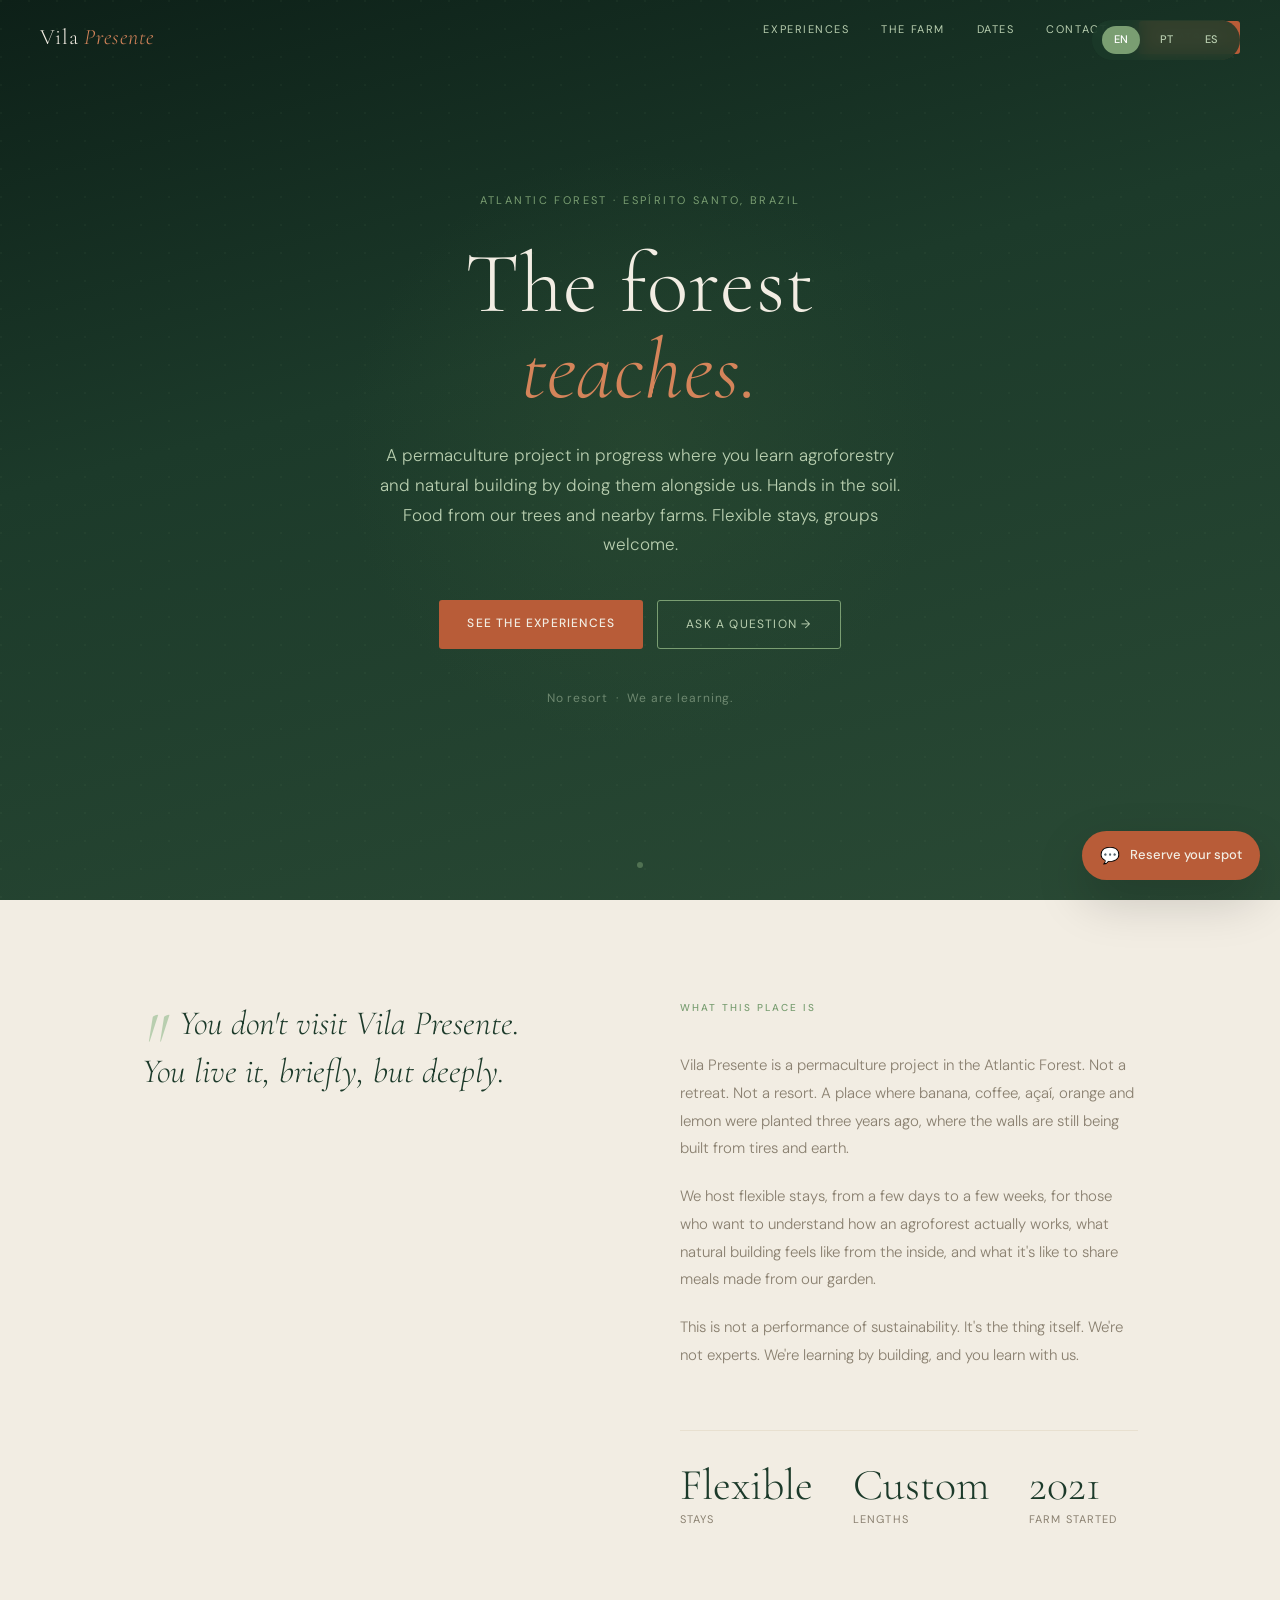
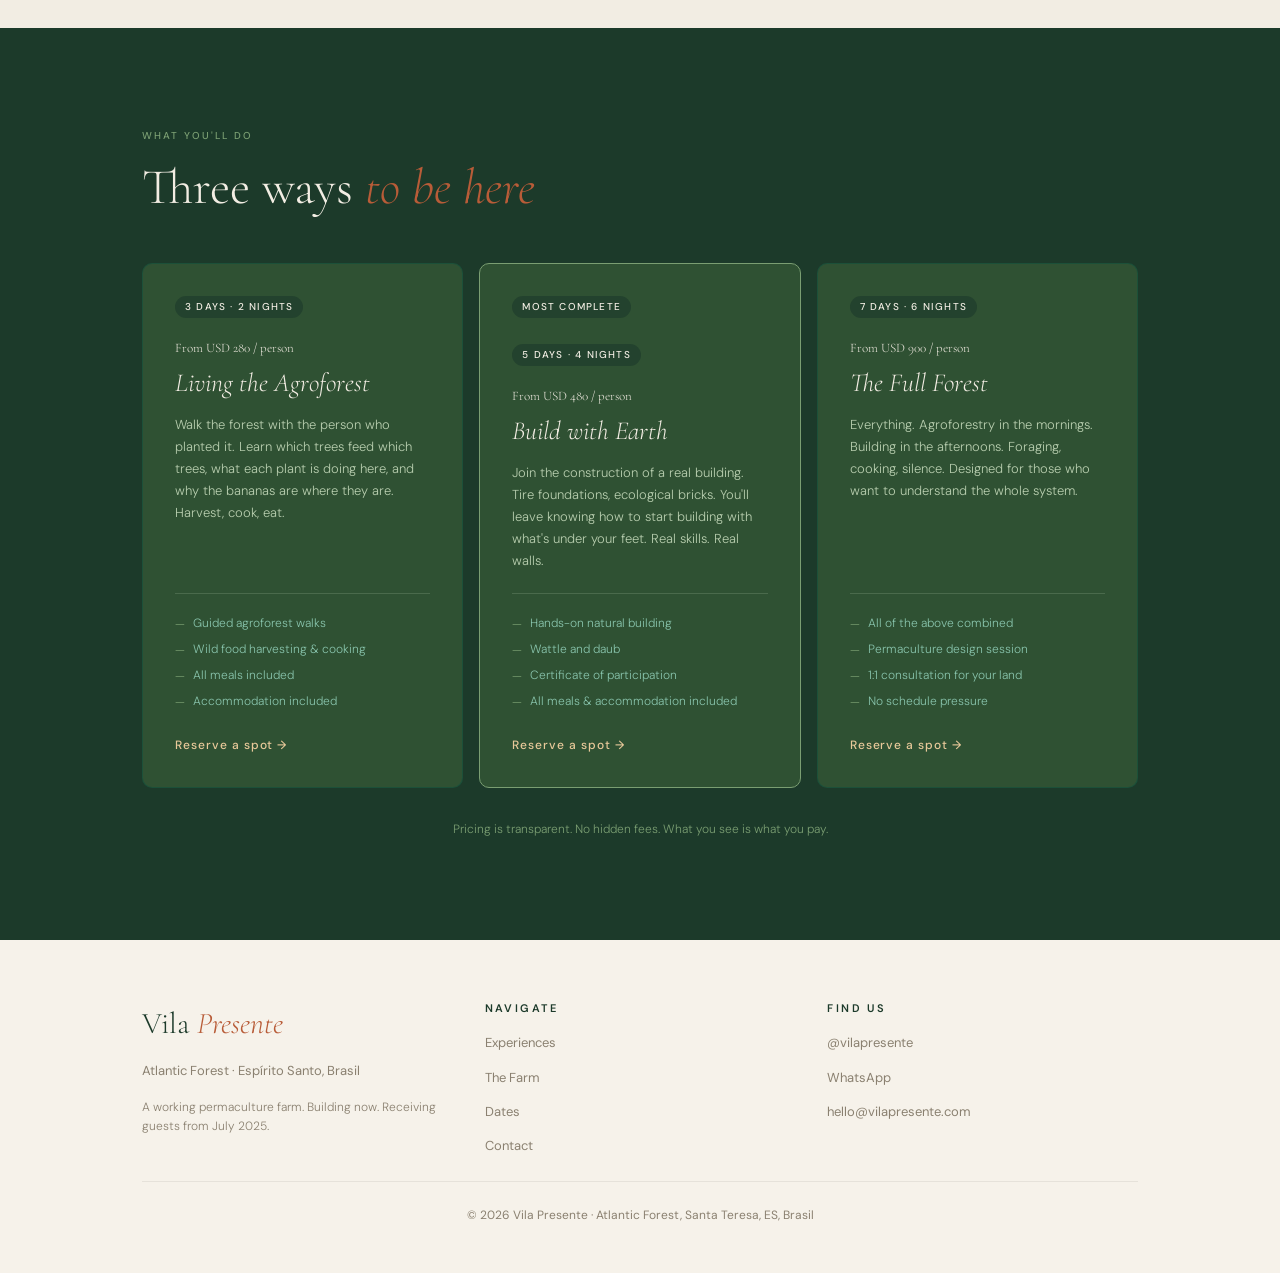
<file: index.html>
<!DOCTYPE html>
<html lang="en">
<head>
    <meta charset="UTF-8">
    <meta name="viewport" content="width=device-width, initial-scale=1.0, maximum-scale=1.0, user-scalable=no">
    <title>Vila Presente - Agroforestry & Natural Building · Atlantic Forest, Brazil</title>
    <meta name="description" content="A working permaculture farm in Brazil's Atlantic Forest. 5 to 7-day immersions in agroforestry, natural building, and wild food. Maximum 8 people. Real experience, not a retreat.">
    
    <!-- CSS -->
    <link rel="stylesheet" href="css/style.css">
    
    <!-- Fonts -->
    <link rel="preconnect" href="https://fonts.googleapis.com">
    <link rel="preconnect" href="https://fonts.gstatic.com" crossorigin>
    <link href="https://fonts.googleapis.com/css2?family=Cormorant+Garamond:ital,wght@0,300;0,400;0,500;1,300;1,400&family=DM+Sans:wght@300;400;500&display=swap" rel="stylesheet">
</head>
<body>

    <!-- LANGUAGE SWITCHER -->
    <div class="lang-switch">
        <a href="index.html" class="active">EN</a>
        <a href="index-pt.html">PT</a>
        <a href="index-es.html">ES</a>
    </div>

    <!-- NAV -->
    <nav id="nav">
        <a href="#" class="nav-logo">Vila <em>Presente</em></a>
        <div class="nav-links">
            <a href="#experiences">Experiences</a>
            <a href="#farm">The Farm</a>
            <a href="#dates">Dates</a>
            <a href="#waitlist">Contact</a>
            <a href="https://wa.me/5527999580297" class="nav-cta" target="_blank">WhatsApp</a>
        </div>
        <div class="hamburger">
            <span></span><span></span><span></span>
        </div>
    </nav>

    <!-- HERO -->
    <section class="hero">
        <div class="hero-bg"></div>
        <div class="hero-texture"></div>
        <div class="hero-glow"></div>
        <div class="hero-content">
            <span class="hero-eyebrow">Atlantic Forest · Espírito Santo, Brazil</span>
            <h1>The forest<br><em>teaches.</em></h1>
            <p class="hero-sub">A permaculture project in progress where you learn agroforestry and natural building by doing them alongside us. Hands in the soil. Food from our trees and nearby farms. Flexible stays, groups welcome.</p>
            <div class="hero-ctas">
                <a href="#experiences" class="btn-primary">See the experiences</a>
                <a href="https://wa.me/5527999580297" class="btn-ghost" target="_blank">Ask a question →</a>
            </div>
            <p class="hero-meta">No resort &nbsp;·&nbsp; We are learning.</p>
        </div>
        <div class="scroll-hint">
            <div class="scroll-dot"></div>
        </div>
    </section>

    <!-- WHAT THIS IS -->
    <section class="section what">
        <div class="container">
            <div class="what-grid fade-up">
                <div class="what-quote">
                    You don't visit Vila Presente.<br>You live it, briefly, but deeply.
                </div>
                <div class="what-body">
                    <span class="eyebrow">What this place is</span>
                    <p class="body-text">Vila Presente is a permaculture project in the Atlantic Forest. Not a retreat. Not a resort. A place where banana, coffee, açaí, orange and lemon were planted three years ago, where the walls are still being built from tires and earth.</p>
                    <p class="body-text">We host flexible stays, from a few days to a few weeks, for those who want to understand how an agroforest actually works, what natural building feels like from the inside, and what it's like to share meals made from our garden.</p>
                    <p class="body-text">This is not a performance of sustainability. It's the thing itself. We're not experts. We're learning by building, and you learn with us.</p>
                    <div class="stats-row">
                        <div>
                            <span class="stat-num">Flexible</span>
                            <span class="stat-label">Stays</span>
                        </div>
                        <div>
                            <span class="stat-num">Custom</span>
                            <span class="stat-label">Lengths</span>
                        </div>
                        <div>
                            <span class="stat-num">2021</span>
                            <span class="stat-label">Farm started</span>
                        </div>
                    </div>
                </div>
            </div>
        </div>
    </section>

    <!-- EXPERIENCES -->
    <section class="section experiences" id="experiences">
        <div class="container">
            <span class="eyebrow" style="color:var(--sage)">What you'll do</span>
            <h2 class="display-title light">Three ways <em>to be here</em></h2>
            <div class="exp-grid fade-up">
                <!-- Card 1 -->
                <div class="exp-card">
                    <span class="exp-badge">3 days · 2 nights</span>
                    <div class="exp-price">From USD 280 / person</div>
                    <div class="exp-title">Living the Agroforest</div>
                    <p class="exp-desc">Walk the forest with the person who planted it. Learn which trees feed which trees, what each plant is doing here, and why the bananas are where they are. Harvest, cook, eat.</p>
                    <ul class="exp-includes">
                        <li>Guided agroforest walks</li>
                        <li>Wild food harvesting & cooking</li>
                        <li>All meals included</li>
                        <li>Accommodation included</li>
                    </ul>
                    <a href="https://wa.me/5527999580297?text=Hi,%20I'm%20interested%20in%20the%203-day%20Agroforest%20experience" class="exp-link" target="_blank">Reserve a spot →</a>
                </div>

                <!-- Card 2 (Featured) -->
                <div class="exp-card featured">
                    <span class="exp-badge featured-badge">Most complete</span>
                    <span class="exp-badge" style="margin-top:6px">5 days · 4 nights</span>
                    <div class="exp-price">From USD 480 / person</div>
                    <div class="exp-title">Build with Earth</div>
                    <p class="exp-desc">Join the construction of a real building. Tire foundations, ecological bricks. You'll leave knowing how to start building with what's under your feet. Real skills. Real walls.</p>
                    <ul class="exp-includes">
                        <li>Hands-on natural building</li>
                        <li>Wattle and daub</li>
                        <li>Certificate of participation</li>
                        <li>All meals & accommodation included</li>
                    </ul>
                    <a href="https://wa.me/5527999580297?text=Hi,%20I'm%20interested%20in%20the%205-day%20Natural%20Building%20immersion" class="exp-link" target="_blank">Reserve a spot →</a>
                </div>

                <!-- Card 3 -->
                <div class="exp-card">
                    <span class="exp-badge">7 days · 6 nights</span>
                    <div class="exp-price">From USD 900 / person</div>
                    <div class="exp-title">The Full Forest</div>
                    <p class="exp-desc">Everything. Agroforestry in the mornings. Building in the afternoons. Foraging, cooking, silence. Designed for those who want to understand the whole system.</p>
                    <ul class="exp-includes">
                        <li>All of the above combined</li>
                        <li>Permaculture design session</li>
                        <li>1:1 consultation for your land</li>
                        <li>No schedule pressure</li>
                    </ul>
                    <a href="https://wa.me/5527999580297?text=Hi,%20I'm%20interested%20in%20the%207-day%20Full%20Forest%20immersion" class="exp-link" target="_blank">Reserve a spot →</a>
                </div>
            </div>
            <p style="text-align:center; margin-top:2rem; font-size:12px; color:var(--sage); font-weight:300;">
                Pricing is transparent. No hidden fees. What you see is what you pay.
            </p>
        </div>
    </section>

    <!-- FOOTER -->
    <footer>
        <div class="container">
            <div class="footer-inner">
                <div>
                    <span class="footer-brand">Vila <em>Presente</em></span>
                    <p class="footer-tagline">Atlantic Forest · Espírito Santo, Brasil</p>
                    <p style="font-size:12px; font-weight:300; color:var(--warm-gray); margin-top:1rem; line-height:1.6;">
                        A working permaculture farm. Building now. Receiving guests from July 2025.
                    </p>
                </div>
                <div>
                    <span class="footer-heading">Navigate</span>
                    <div class="footer-links">
                        <a href="#experiences">Experiences</a>
                        <a href="#farm">The Farm</a>
                        <a href="#dates">Dates</a>
                        <a href="#waitlist">Contact</a>
                    </div>
                </div>
                <div>
                    <span class="footer-heading">Find us</span>
                    <div class="footer-links">
                        <a href="https://instagram.com/vilapresente" target="_blank">@vilapresente</a>
                        <a href="https://wa.me/5527999580297" target="_blank">WhatsApp</a>
                        <a href="mailto:hello@vilapresente.com">hello@vilapresente.com</a>
                    </div>
                </div>
            </div>
            <div class="footer-bar">
                © 2026 Vila Presente · Atlantic Forest, Santa Teresa, ES, Brasil
            </div>
        </div>
    </footer>

    <!-- WHATSAPP STICKY -->
    <a href="https://wa.me/5527999580297" class="wa-sticky" target="_blank">
        <span class="wa-icon">💬</span>
        <span class="wa-text">Reserve your spot</span>
    </a>

    <!-- JAVASCRIPT -->
    <script src="js/script.js"></script>
</body>
</html>
</file>
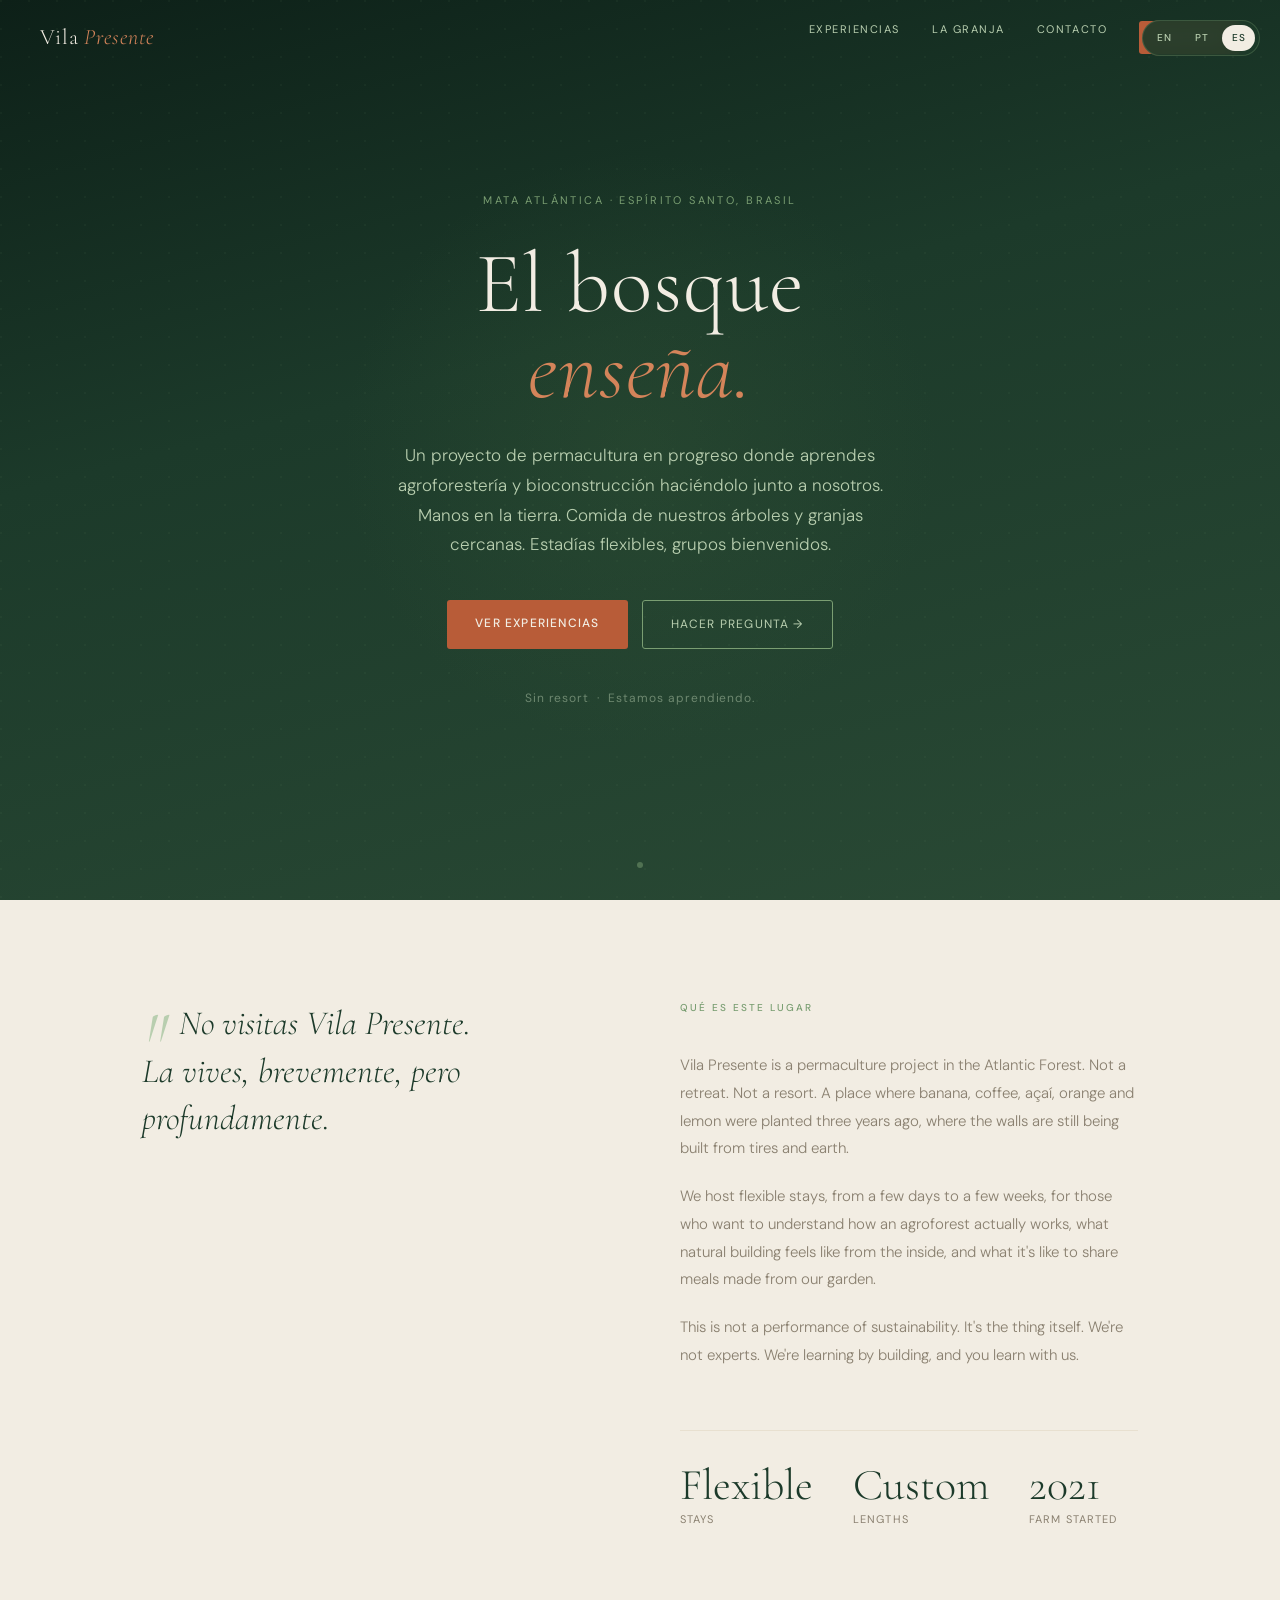
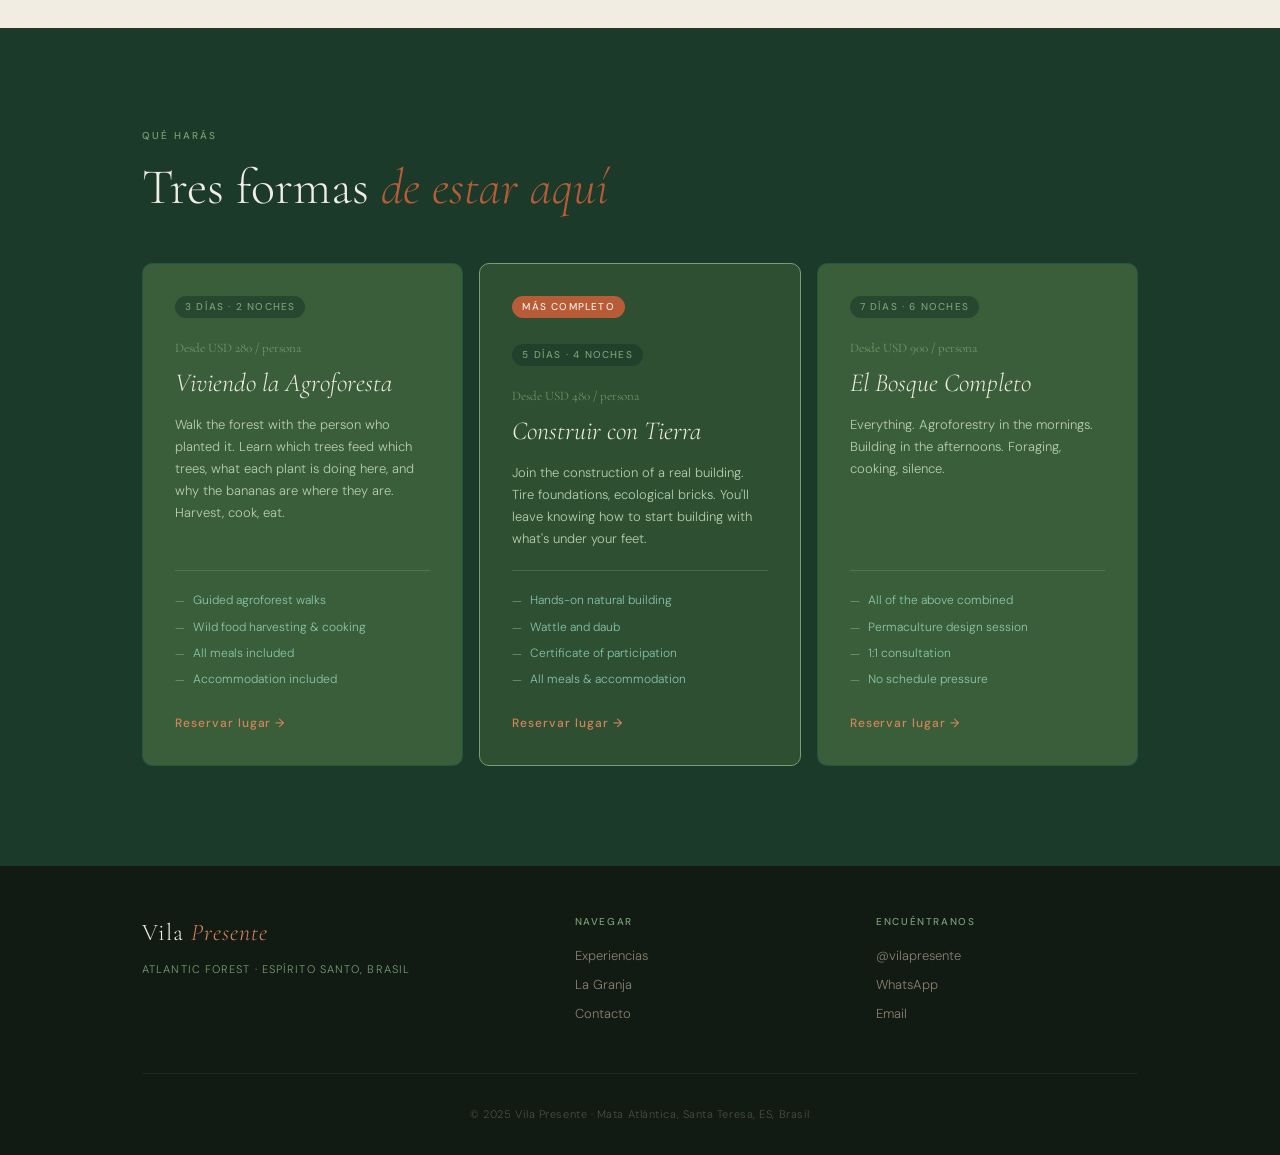
<file: index-es.html>
<!DOCTYPE html>
<html lang="es">
<head>
<meta charset="UTF-8">
<meta name="viewport" content="width=device-width, initial-scale=1.0">
<title>Vila Presente - Agroforestería y Bioconstrucción · Mata Atlántica, Brasil</title>
<meta name="description" content="A working permaculture farm in Brazil's Atlantic Forest. 5 to 7-day immersions in agroforestry, natural building, and wild food. Maximum 8 people. Real experience, not a retreat.">
<link rel="preconnect" href="https://fonts.googleapis.com">
<link rel="preconnect" href="https://fonts.gstatic.com" crossorigin>
<link href="https://fonts.googleapis.com/css2?family=Cormorant+Garamond:ital,wght@0,300;0,400;0,500;1,300;1,400&family=DM+Sans:wght@300;400;500&display=swap" rel="stylesheet">
<style>
:root {
  --forest:    #1C3A2A;
  --moss:      #3B5E3A;
  --sage:      #7A9E72;
  --mist:      #B8CEAF;
  --cream:     #F2EDE3;
  --linen:     #E8E0D0;
  --terracota: #B85C38;
  --clay:      #D4845A;
  --sand:      #E8C99A;
  --charcoal:  #2A2720;
  --warm-gray: #8A8070;
  --off-white: #FAF7F2;
}
*, *::before, *::after { box-sizing: border-box; margin: 0; padding: 0; }
html { scroll-behavior: smooth; }
body {
  font-family: 'DM Sans', sans-serif;
  background: var(--off-white);
  color: var(--charcoal);
  line-height: 1.6;
}

/* ── LANGUAGE SWITCHER ── */
.lang-switch {
  position: fixed; top: 20px; right: 20px; z-index: 101;
  display: flex; gap: 4px; background: rgba(28,58,42,.9);
  backdrop-filter: blur(8px); padding: 4px; border-radius: 20px;
  border: 1px solid rgba(122,158,114,.3);
}
.lang-switch a {
  font-size: 10px; padding: 5px 10px; border-radius: 14px;
  color: var(--mist); text-decoration: none; font-weight: 500;
  letter-spacing: .05em; text-transform: uppercase; transition: .2s;
}
.lang-switch a.active, .lang-switch a:hover {
  background: var(--cream); color: var(--forest);
}
@media (max-width: 900px) { .lang-switch { top: 16px; right: 60px; } }

/* ── NAV ── */
nav {
  position: fixed; top: 0; left: 0; right: 0; z-index: 100;
  padding: 20px 40px;
  display: flex; justify-content: space-between; align-items: center;
  transition: background .3s, backdrop-filter .3s;
}
nav.scrolled {
  background: rgba(28,58,42,.96);
  backdrop-filter: blur(8px);
}
.nav-logo {
  font-family: 'Cormorant Garamond', serif;
  font-size: 22px; font-weight: 300;
  color: var(--cream); letter-spacing: .04em; text-decoration: none;
}
.nav-logo em { font-style: italic; color: var(--clay); }
.nav-links { display: flex; gap: 32px; }
.nav-links a {
  font-size: 11px; font-weight: 400; letter-spacing: .14em;
  text-transform: uppercase; color: var(--mist);
  text-decoration: none; transition: color .2s;
}
.nav-links a:hover { color: var(--cream); }
.nav-cta {
  background: var(--terracota); color: var(--cream) !important;
  padding: 8px 18px; border-radius: 3px;
  font-size: 11px !important; letter-spacing: .1em !important;
}
.nav-cta:hover { background: #9e4e31 !important; }
.hamburger { display: none; flex-direction: column; gap: 5px; cursor: pointer; }
.hamburger span { width: 22px; height: 1.5px; background: var(--mist); }

/* ── HERO ── */
.hero {
  min-height: 100vh;
  background: var(--forest);
  display: flex; align-items: center; justify-content: center;
  text-align: center; position: relative; overflow: hidden;
}
.hero-bg {
  position: absolute; inset: 0;
  background: linear-gradient(165deg, #0d2018 0%, #1C3A2A 40%, #2a4a35 100%);
}
.hero-texture {
  position: absolute; inset: 0; opacity: .06;
  background-image: radial-gradient(circle at 1px 1px, var(--sage) 1px, transparent 0);
  background-size: 28px 28px;
}
.hero-glow {
  position: absolute;
  width: 600px; height: 600px; border-radius: 50%;
  background: radial-gradient(ellipse, rgba(59,94,58,.25) 0%, transparent 70%);
  top: 50%; left: 50%; transform: translate(-50%, -50%);
}
.hero-content {
  position: relative; z-index: 2;
  max-width: 780px; padding: 0 24px;
}
.hero-eyebrow {
  font-size: 11px; font-weight: 400; letter-spacing: .22em;
  text-transform: uppercase; color: var(--sage);
  margin-bottom: 2rem; display: block;
}
.hero h1 {
  font-family: 'Cormorant Garamond', serif;
  font-size: clamp(52px, 9vw, 86px);
  font-weight: 300; line-height: 1.0;
  color: var(--cream); letter-spacing: .01em;
  margin-bottom: 1.75rem;
}
.hero h1 em { font-style: italic; color: var(--clay); }
.hero-sub {
  font-size: clamp(15px, 2vw, 17px); font-weight: 300;
  color: var(--mist); max-width: 520px;
  margin: 0 auto 2.5rem; line-height: 1.75;
}
.hero-ctas {
  display: flex; gap: 14px; justify-content: center; flex-wrap: wrap;
}
.btn-primary {
  background: var(--terracota); color: var(--cream);
  padding: 14px 28px; border-radius: 3px;
  font-size: 12px; font-weight: 500; letter-spacing: .1em;
  text-transform: uppercase; text-decoration: none;
  transition: background .2s, transform .2s;
  display: inline-block;
}
.btn-primary:hover { background: #9e4e31; transform: translateY(-1px); }
.btn-ghost {
  border: 1px solid var(--sage); color: var(--mist);
  padding: 14px 28px; border-radius: 3px;
  font-size: 12px; font-weight: 400; letter-spacing: .1em;
  text-transform: uppercase; text-decoration: none;
  transition: border-color .2s, color .2s;
  display: inline-block;
}
.btn-ghost:hover { border-color: var(--mist); color: var(--cream); }
.hero-meta {
  margin-top: 2.5rem;
  font-size: 12px; color: rgba(184,206,175,.5);
  letter-spacing: .08em;
}
.scroll-hint {
  position: absolute; bottom: 32px; left: 50%; transform: translateX(-50%);
  display: flex; flex-direction: column; align-items: center; gap: 8px;
}
.scroll-dot {
  width: 6px; height: 6px; border-radius: 50%;
  background: var(--sage); opacity: .5;
  animation: scrollPulse 2s ease-in-out infinite;
}
@keyframes scrollPulse { 0%,100%{opacity:.3;transform:translateY(0)} 50%{opacity:.7;transform:translateY(4px)} }

/* ── SHARED ── */
.section { padding: 100px 0; }
.container { max-width: 1060px; margin: 0 auto; padding: 0 32px; }
.eyebrow {
  font-size: 10px; font-weight: 500; letter-spacing: .2em;
  text-transform: uppercase; color: var(--sage);
  display: block; margin-bottom: 1rem;
}
.display-title {
  font-family: 'Cormorant Garamond', serif;
  font-size: clamp(32px, 5vw, 50px);
  font-weight: 300; line-height: 1.1;
  color: var(--forest);
}
.display-title em { font-style: italic; color: var(--terracota); }
.display-title.light { color: var(--cream); }
.body-text {
  font-size: 15px; font-weight: 300;
  color: var(--warm-gray); line-height: 1.85;
}
.divider {
  width: 40px; height: 1px;
  background: var(--mist); margin: 2rem 0;
}
.divider.center { margin: 2rem auto; }

/* ── WHAT THIS IS ── */
.what { background: var(--cream); }
.what-grid {
  display: grid; grid-template-columns: 1fr 1fr;
  gap: 80px; align-items: start;
}
.what-quote {
  font-family: 'Cormorant Garamond', serif;
  font-size: clamp(24px, 3.5vw, 34px);
  font-weight: 300; font-style: italic;
  color: var(--forest); line-height: 1.4;
  position: sticky; top: 120px;
}
.what-quote::before {
  content: '"';
  font-size: 80px; line-height: 0; vertical-align: -0.4em;
  color: var(--mist); margin-right: 4px;
}
.what-body { display: flex; flex-direction: column; gap: 1.25rem; }
.stats-row {
  display: flex; gap: 40px; margin-top: 2.5rem;
  padding-top: 2rem; border-top: 1px solid var(--linen);
}
.stat-num {
  font-family: 'Cormorant Garamond', serif;
  font-size: 44px; font-weight: 300;
  color: var(--forest); display: block; line-height: 1;
}
.stat-label {
  font-size: 11px; font-weight: 400; letter-spacing: .1em;
  text-transform: uppercase; color: var(--warm-gray);
  display: block; margin-top: 4px;
}

/* ── EXPERIENCES ── */
.experiences { background: var(--forest); }
.exp-grid {
  display: grid; grid-template-columns: repeat(3, 1fr);
  gap: 16px; margin-top: 3rem;
}
.exp-card {
  background: var(--moss);
  border: 0.5px solid rgba(8,80,65,.5);
  border-radius: 10px; padding: 2rem;
  display: flex; flex-direction: column;
  transition: transform .2s, border-color .2s;
}
.exp-card:hover { transform: translateY(-3px); border-color: var(--sage); }
.exp-card.featured {
  background: rgba(59,94,58,.6);
  border: 1px solid var(--sage);
}
.exp-badge {
  display: inline-block; font-size: 10px; font-weight: 500;
  letter-spacing: .12em; text-transform: uppercase;
  padding: 3px 10px; border-radius: 99px;
  background: rgba(28,58,42,.6); color: var(--sage);
  margin-bottom: 1.25rem; align-self: flex-start;
}
.exp-badge.featured-badge {
  background: var(--terracota); color: var(--cream);
}
.exp-price {
  font-family: 'Cormorant Garamond', serif;
  font-size: 13px; font-weight: 300;
  color: var(--sage); margin-bottom: .5rem;
}
.exp-title {
  font-family: 'Cormorant Garamond', serif;
  font-size: 26px; font-weight: 300; font-style: italic;
  color: var(--cream); line-height: 1.2; margin-bottom: 1rem;
}
.exp-desc {
  font-size: 13px; font-weight: 300;
  color: var(--mist); line-height: 1.7;
  flex: 1; margin-bottom: 1.25rem;
}
.exp-includes {
  list-style: none; display: flex;
  flex-direction: column; gap: 6px;
  padding-top: 1.25rem;
  border-top: 0.5px solid rgba(184,206,175,.2);
}
.exp-includes li {
  font-size: 12px; font-weight: 300;
  color: rgba(159,225,203,.8);
  display: flex; gap: 8px; align-items: flex-start;
}
.exp-includes li::before {
  content: '—'; color: var(--sage);
  flex-shrink: 0; margin-top: 1px;
}
.exp-link {
  display: inline-block; margin-top: 1.5rem;
  font-size: 12px; font-weight: 500; letter-spacing: .08em;
  color: var(--clay); text-decoration: none;
  transition: color .2s;
}
.exp-link:hover { color: var(--sand); }

/* ── FOOTER ── */
footer {
  background: #111a13;
  padding: 3rem 0 2rem;
}
.footer-inner {
  display: grid; grid-template-columns: 1.5fr 1fr 1fr;
  gap: 40px; margin-bottom: 3rem;
}
.footer-brand {
  font-family: 'Cormorant Garamond', serif;
  font-size: 24px; font-weight: 300;
  color: var(--cream); letter-spacing: .04em;
  display: block; margin-bottom: .5rem;
}
.footer-brand em { font-style: italic; color: var(--clay); }
.footer-tagline {
  font-size: 11px; font-weight: 300;
  color: var(--sage); letter-spacing: .1em;
  text-transform: uppercase;
}
.footer-heading {
  font-size: 10px; font-weight: 500; letter-spacing: .16em;
  text-transform: uppercase; color: var(--sage);
  display: block; margin-bottom: 1rem;
}
.footer-links { display: flex; flex-direction: column; gap: 8px; }
.footer-links a {
  font-size: 13px; font-weight: 300;
  color: var(--warm-gray); text-decoration: none;
  transition: color .2s;
}
.footer-links a:hover { color: var(--cream); }
.footer-bar {
  padding-top: 2rem;
  border-top: 0.5px solid rgba(255,255,255,.06);
  text-align: center;
  font-size: 11px; font-weight: 300;
  color: rgba(138,128,112,.5); letter-spacing: .05em;
}

/* ── ANIMATIONS ── */
.fade-up {
  opacity: 0; transform: translateY(24px);
  transition: opacity .7s ease, transform .7s ease;
}
.fade-up.visible { opacity: 1; transform: translateY(0); }

/* ── RESPONSIVE ── */
@media (max-width: 900px) {
  .what-grid { grid-template-columns: 1fr; gap: 40px; }
  .what-quote { position: static; }
  .exp-grid { grid-template-columns: 1fr; }
  .footer-inner { grid-template-columns: 1fr; gap: 32px; }
  nav { padding: 16px 20px; }
  .nav-links { display: none; }
  .hamburger { display: flex; }
  .section { padding: 72px 0; }
}
</style>
</head>
<body>

<!-- LANGUAGE SWITCHER -->
<div class="lang-switch">
  <a href="vila-presente-en.html">EN</a>
  <a href="vila-presente-pt.html">PT</a>
  <a href="vila-presente-es.html" class="active">ES</a>
</div>

<!-- NAV -->
<nav id="nav">
  <a href="#" class="nav-logo">Vila <em>Presente</em></a>
  <div class="nav-links">
    <a href="#experiences">Experiencias</a>
    <a href="#farm">La Granja</a>
    <a href="#waitlist">Contacto</a>
    <a href="https://wa.me/5527999580297" class="nav-cta" target="_blank">WhatsApp</a>
  </div>
  <div class="hamburger" onclick="toggleMenu()">
    <span></span><span></span><span></span>
  </div>
</nav>

<!-- HERO -->
<section class="hero">
  <div class="hero-bg"></div>
  <div class="hero-texture"></div>
  <div class="hero-glow"></div>
  <div class="hero-content">
    <span class="hero-eyebrow">Mata Atlántica · Espírito Santo, Brasil</span>
    <h1>El bosque<br><em>enseña.</em></h1>
    <p class="hero-sub">Un proyecto de permacultura en progreso donde aprendes agroforestería y bioconstrucción haciéndolo junto a nosotros. Manos en la tierra. Comida de nuestros árboles y granjas cercanas. Estadías flexibles, grupos bienvenidos.</p>
    <div class="hero-ctas">
      <a href="#experiences" class="btn-primary">Ver experiencias</a>
      <a href="https://wa.me/5527999580297" class="btn-ghost" target="_blank">Hacer pregunta →</a>
    </div>
    <p class="hero-meta">Sin resort &nbsp;·&nbsp; Estamos aprendiendo.</p>
  </div>
  <div class="scroll-hint">
    <div class="scroll-dot"></div>
  </div>
</section>

<!-- WHAT THIS IS -->
<section class="section what">
  <div class="container">
    <div class="what-grid fade-up">
      <div class="what-quote">
        No visitas Vila Presente.<br>La vives, brevemente, pero profundamente.
      </div>
      <div class="what-body">
        <span class="eyebrow">Qué es este lugar</span>
        <p class="body-text">Vila Presente is a permaculture project in the Atlantic Forest. Not a retreat. Not a resort. A place where banana, coffee, açaí, orange and lemon were planted three years ago, where the walls are still being built from tires and earth.</p>
        <p class="body-text">We host flexible stays, from a few days to a few weeks, for those who want to understand how an agroforest actually works, what natural building feels like from the inside, and what it's like to share meals made from our garden.</p>
        <p class="body-text">This is not a performance of sustainability. It's the thing itself. We're not experts. We're learning by building, and you learn with us.</p>
        <div class="stats-row">
          <div>
            <span class="stat-num">Flexible</span>
            <span class="stat-label">Stays</span>
          </div>
          <div>
            <span class="stat-num">Custom</span>
            <span class="stat-label">Lengths</span>
          </div>
          <div>
            <span class="stat-num">2021</span>
            <span class="stat-label">Farm started</span>
          </div>
        </div>
      </div>
    </div>
  </div>
</section>

<!-- EXPERIENCES -->
<section class="section experiences" id="experiences">
  <div class="container">
    <span class="eyebrow" style="color:var(--sage)">Qué harás</span>
    <h2 class="display-title light">Tres formas <em>de estar aquí</em></h2>
    <div class="exp-grid fade-up">
      <div class="exp-card">
        <span class="exp-badge">3 días · 2 noches</span>
        <div class="exp-price">Desde USD 280 / persona</div>
        <div class="exp-title">Viviendo la Agroforesta</div>
        <p class="exp-desc">Walk the forest with the person who planted it. Learn which trees feed which trees, what each plant is doing here, and why the bananas are where they are. Harvest, cook, eat.</p>
        <ul class="exp-includes">
          <li>Guided agroforest walks</li>
          <li>Wild food harvesting & cooking</li>
          <li>All meals included</li>
          <li>Accommodation included</li>
        </ul>
        <a href="https://wa.me/5527999580297" class="exp-link" target="_blank">Reservar lugar →</a>
      </div>
      <div class="exp-card featured">
        <span class="exp-badge featured-badge">Más completo</span>
        <span class="exp-badge" style="margin-top:6px">5 días · 4 noches</span>
        <div class="exp-price">Desde USD 480 / persona</div>
        <div class="exp-title">Construir con Tierra</div>
        <p class="exp-desc">Join the construction of a real building. Tire foundations, ecological bricks. You'll leave knowing how to start building with what's under your feet.</p>
        <ul class="exp-includes">
          <li>Hands-on natural building</li>
          <li>Wattle and daub</li>
          <li>Certificate of participation</li>
          <li>All meals & accommodation</li>
        </ul>
        <a href="https://wa.me/5527999580297" class="exp-link" target="_blank">Reservar lugar →</a>
      </div>
      <div class="exp-card">
        <span class="exp-badge">7 días · 6 noches</span>
        <div class="exp-price">Desde USD 900 / persona</div>
        <div class="exp-title">El Bosque Completo</div>
        <p class="exp-desc">Everything. Agroforestry in the mornings. Building in the afternoons. Foraging, cooking, silence.</p>
        <ul class="exp-includes">
          <li>All of the above combined</li>
          <li>Permaculture design session</li>
          <li>1:1 consultation</li>
          <li>No schedule pressure</li>
        </ul>
        <a href="https://wa.me/5527999580297" class="exp-link" target="_blank">Reservar lugar →</a>
      </div>
    </div>
  </div>
</section>

<!-- FOOTER -->
<footer>
  <div class="container">
    <div class="footer-inner">
      <div>
        <span class="footer-brand">Vila <em>Presente</em></span>
        <p class="footer-tagline">Atlantic Forest · Espírito Santo, Brasil</p>
      </div>
      <div>
        <span class="footer-heading">Navegar</span>
        <div class="footer-links">
          <a href="#experiences">Experiencias</a>
          <a href="#farm">La Granja</a>
          <a href="#waitlist">Contacto</a>
        </div>
      </div>
      <div>
        <span class="footer-heading">Encuéntranos</span>
        <div class="footer-links">
          <a href="https://instagram.com/vilapresente" target="_blank">@vilapresente</a>
          <a href="https://wa.me/5527999580297" target="_blank">WhatsApp</a>
          <a href="mailto:hello@vilapresente.com">Email</a>
        </div>
      </div>
    </div>
    <div class="footer-bar">
      © 2025 Vila Presente · Mata Atlántica, Santa Teresa, ES, Brasil
    </div>
  </div>
</footer>

<script>
const nav = document.getElementById('nav');
window.addEventListener('scroll', () => {
  nav.classList.toggle('scrolled', window.scrollY > 60);
});
const fadeEls = document.querySelectorAll('.fade-up');
const obs = new IntersectionObserver((entries) => {
  entries.forEach(e => { if (e.isIntersecting) e.target.classList.add('visible'); });
}, { threshold: 0.12 });
fadeEls.forEach(el => obs.observe(el));
function toggleMenu() {
  const links = document.querySelector('.nav-links');
  links.style.display = links.style.display === 'flex' ? 'none' : 'flex';
}
</script>

<script>
// Auto-detect browser language and redirect if needed
(function() {
  const currentPage = window.location.pathname.split('/').pop();
  const hasLangInUrl = currentPage.includes('-en.html') || currentPage.includes('-pt.html') || currentPage.includes('-es.html');
  
  if (!hasLangInUrl && !sessionStorage.getItem('langRedirected')) {
    const userLang = navigator.language || navigator.userLanguage;
    const lang = userLang.toLowerCase();
    
    sessionStorage.setItem('langRedirected', 'true');
    
    if (lang.startsWith('pt')) {
      if (!currentPage.includes('-pt')) {
        window.location.href = 'vila-presente-pt.html';
      }
    } else if (lang.startsWith('es')) {
      if (!currentPage.includes('-es')) {
        window.location.href = 'vila-presente-es.html';
      }
    }
    // Default is English, no redirect needed
  }
})();
</script>

</body>
</html>
</file>
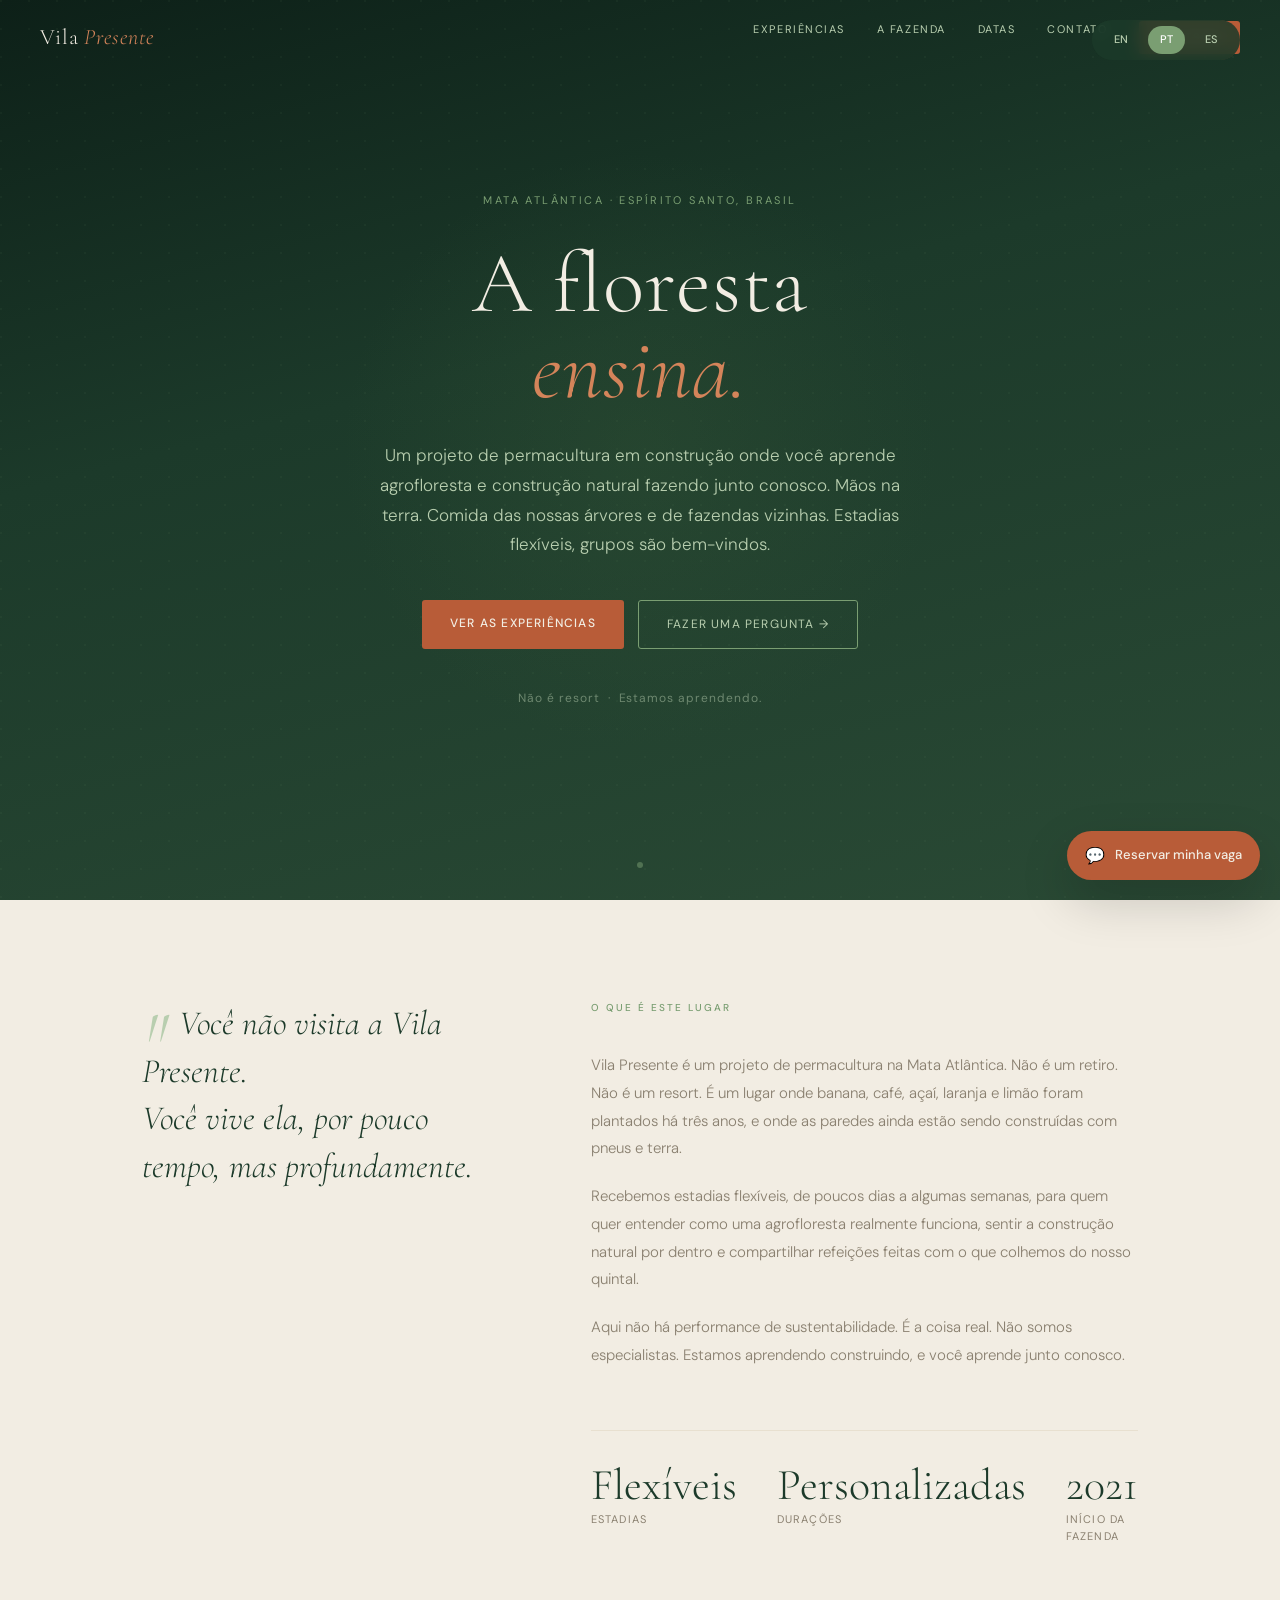
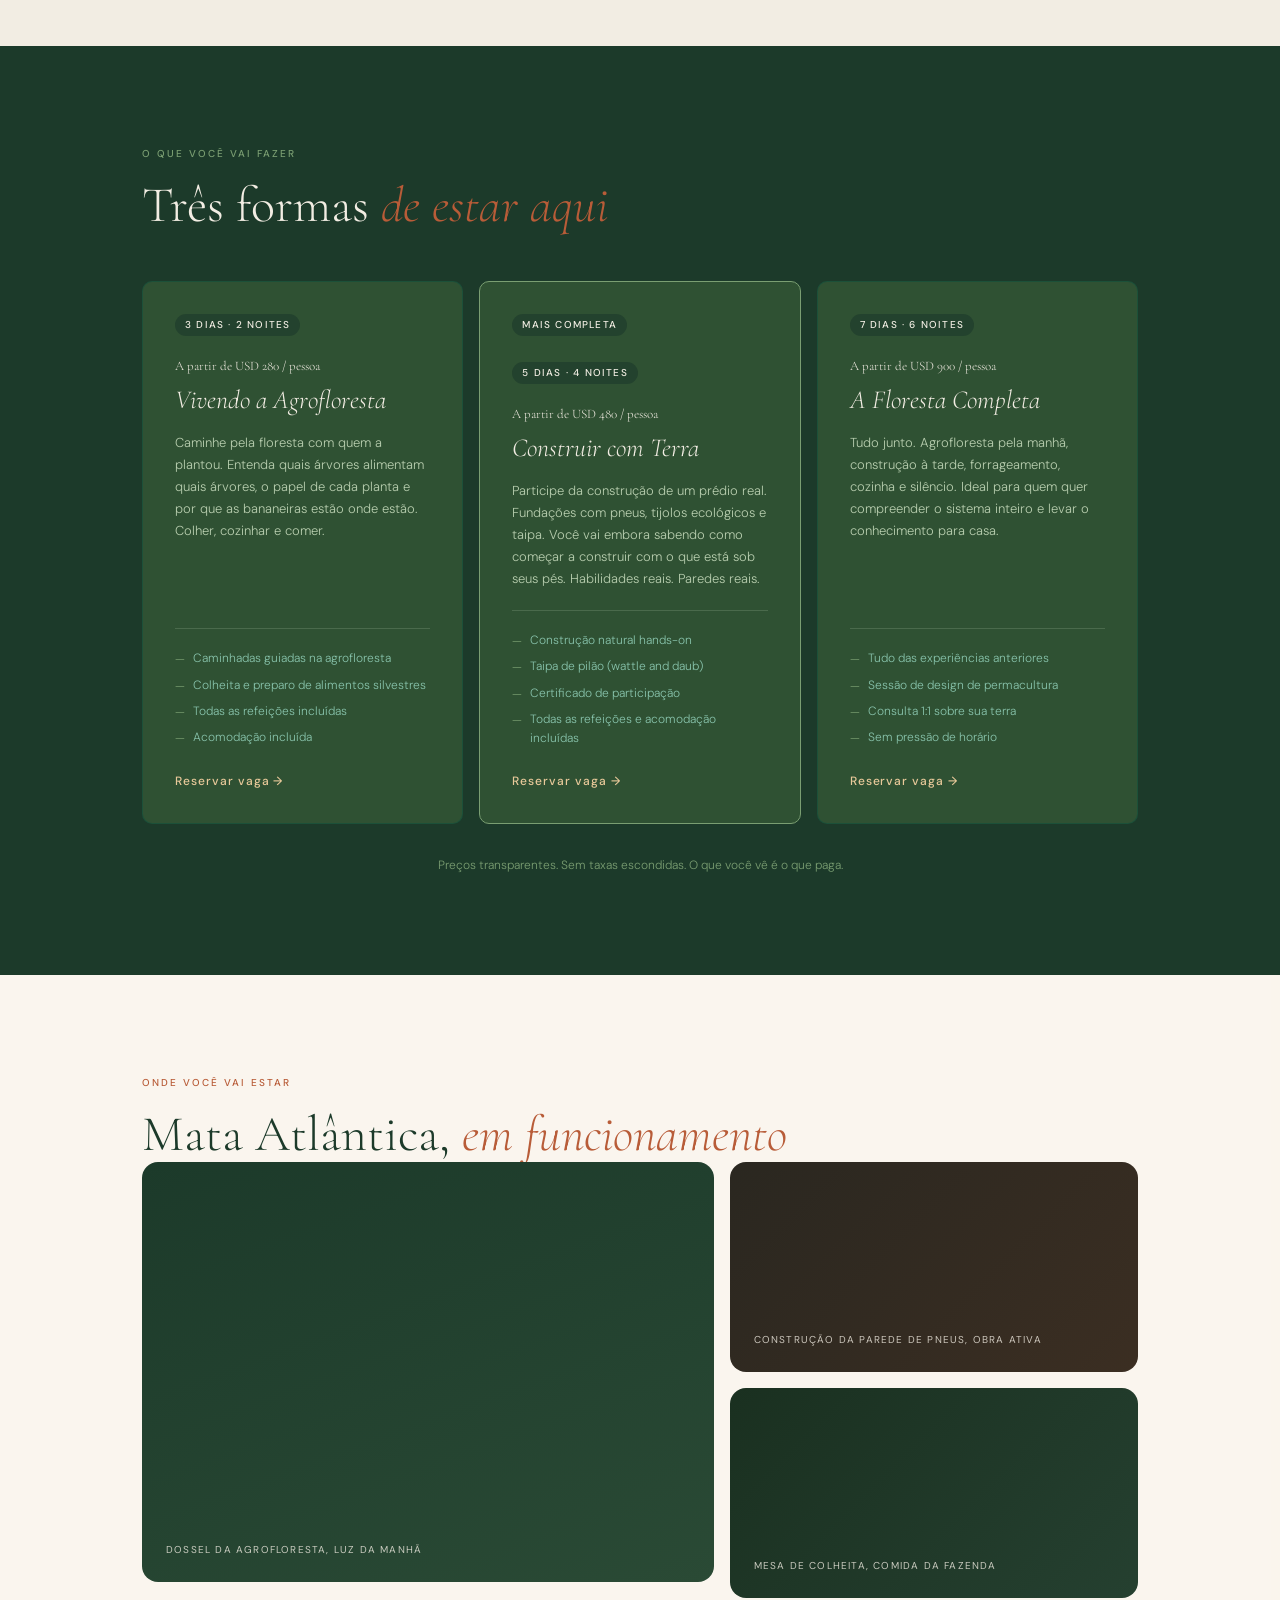
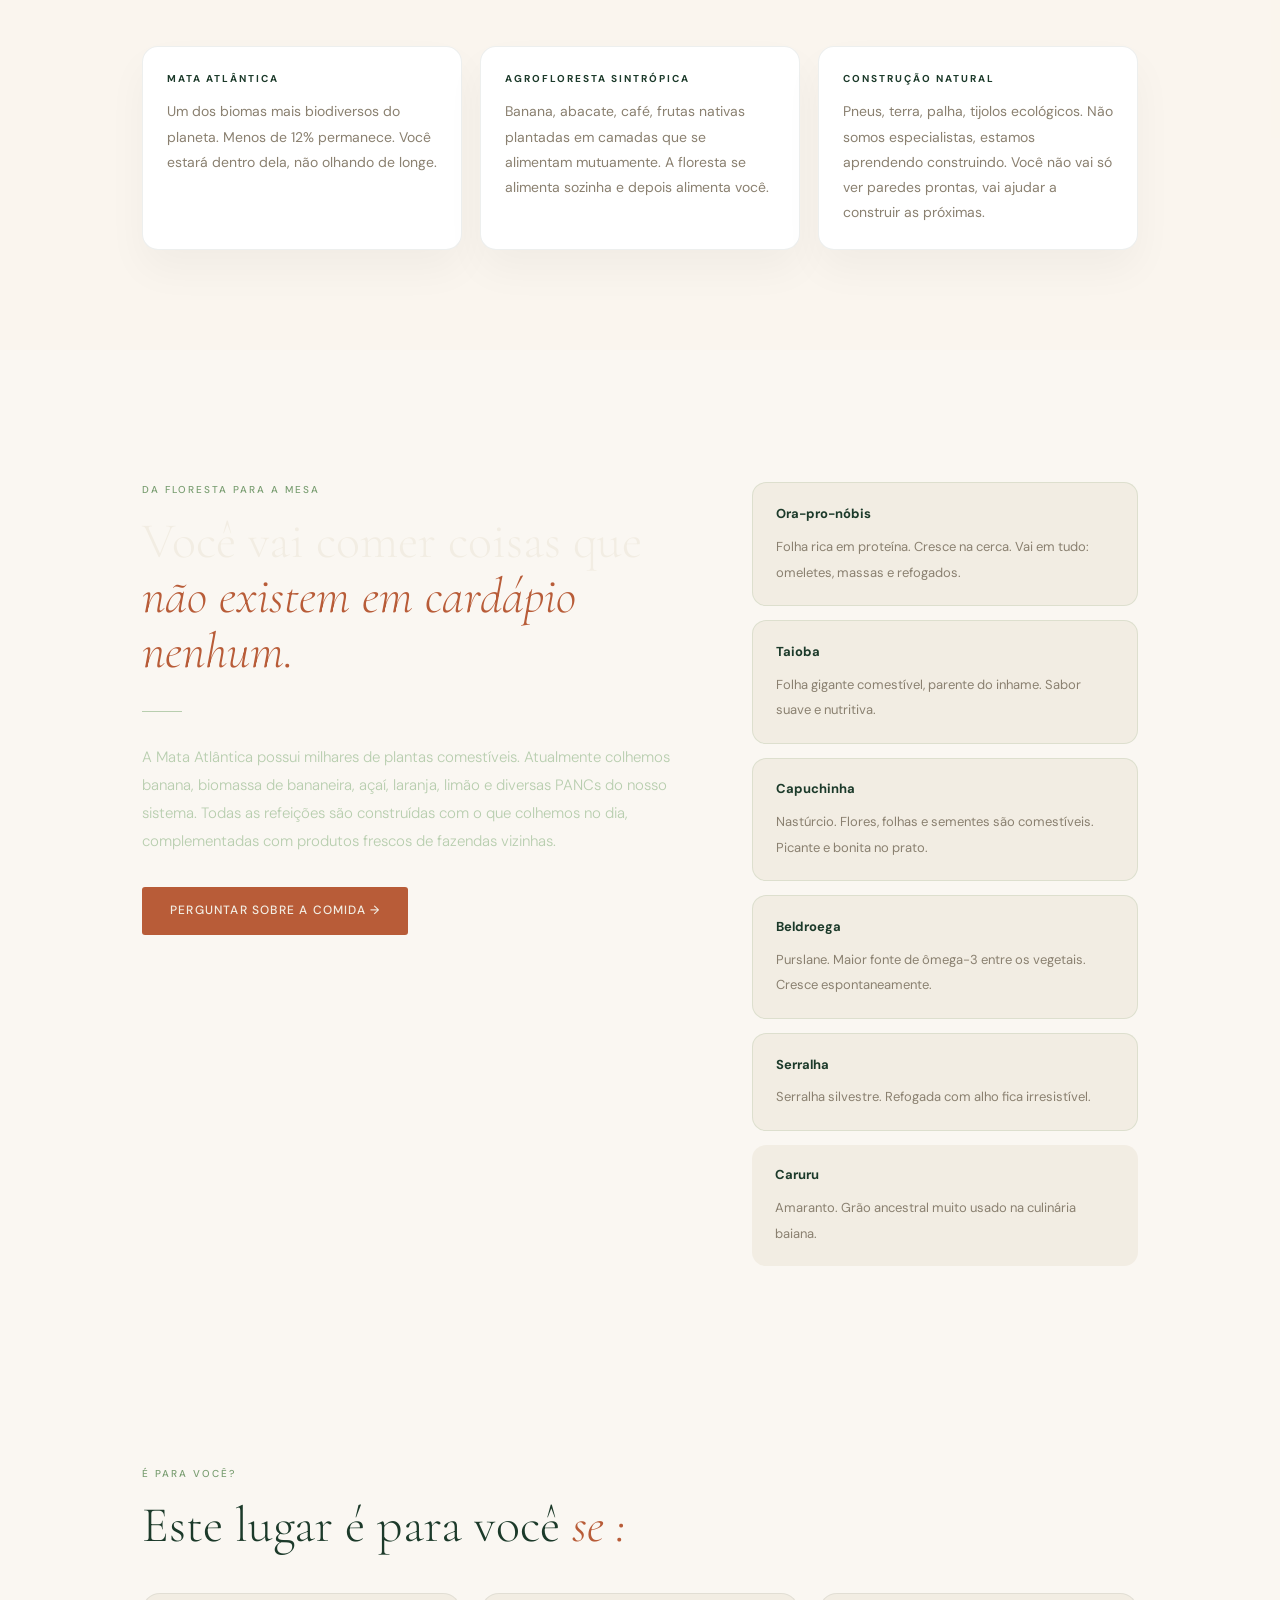
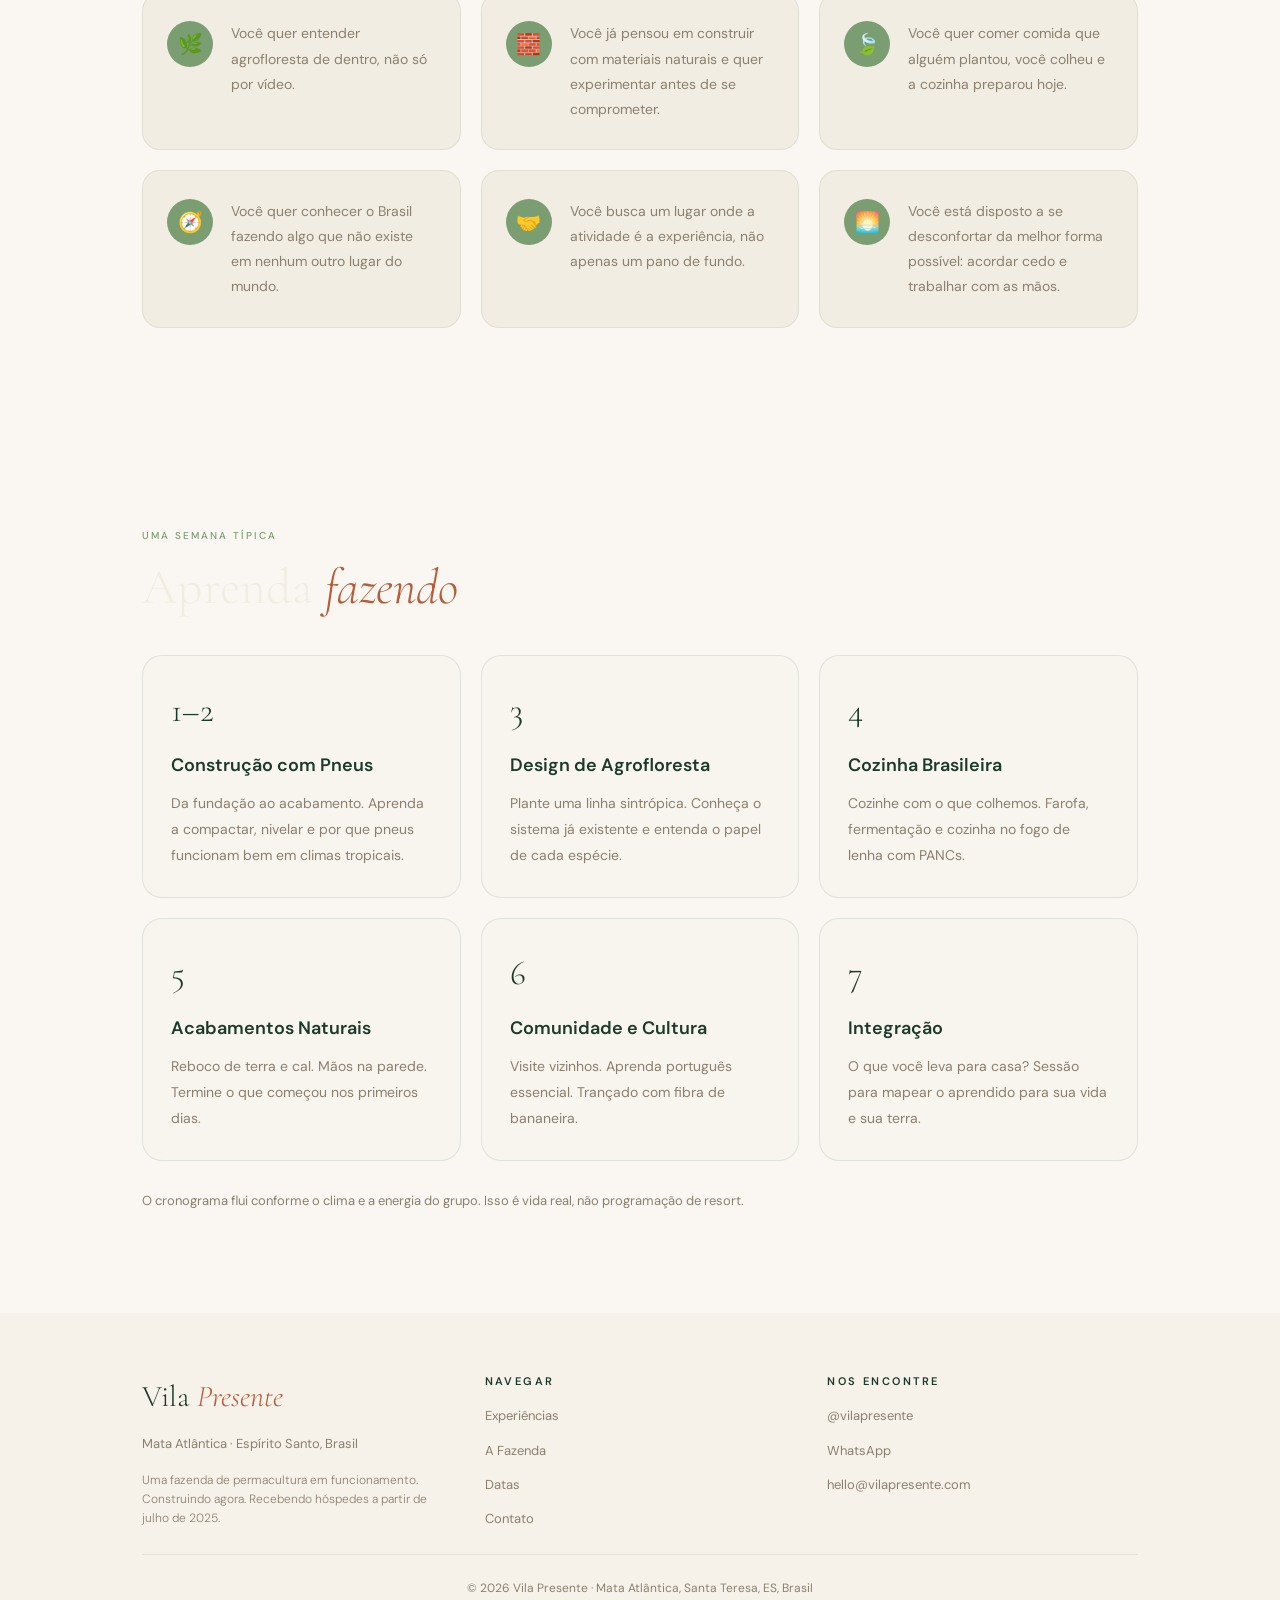
<file: index-pt.html>
<!DOCTYPE html>
<html lang="pt">
<head>
    <meta charset="UTF-8">
    <meta name="viewport" content="width=device-width, initial-scale=1.0, maximum-scale=1.0, user-scalable=no">
    <title>Vila Presente - Agrofloresta & Construção Natural · Mata Atlântica, Brasil</title>
    <meta name="description" content="Uma fazenda de permacultura em funcionamento na Mata Atlântica. Imersões de 5 a 7 dias em agrofloresta, construção natural e comida silvestre. Máximo de 8 pessoas. Experiência real, não um retiro.">
    
    <link rel="stylesheet" href="css/style.css">
    <link rel="preconnect" href="https://fonts.googleapis.com">
    <link rel="preconnect" href="https://fonts.gstatic.com" crossorigin>
    <link href="https://fonts.googleapis.com/css2?family=Cormorant+Garamond:ital,wght@0,300;0,400;0,500;1,300;1,400&family=DM+Sans:wght@300;400;500&display=swap" rel="stylesheet">
</head>
<body>

    <!-- LANGUAGE SWITCHER -->
    <div class="lang-switch">
        <a href="index.html">EN</a>
        <a href="index-pt.html" class="active">PT</a>
        <a href="index-es.html">ES</a>
    </div>

    <!-- NAV -->
    <nav id="nav">
        <a href="#" class="nav-logo">Vila <em>Presente</em></a>
        <div class="nav-links">
            <a href="#experiences">Experiências</a>
            <a href="#farm">A Fazenda</a>
            <a href="#dates">Datas</a>
            <a href="#waitlist">Contato</a>
            <a href="https://wa.me/5527999580297" class="nav-cta" target="_blank">WhatsApp</a>
        </div>
        <div class="hamburger">
            <span></span><span></span><span></span>
        </div>
    </nav>

    <!-- HERO -->
    <section class="hero">
        <div class="hero-bg"></div>
        <div class="hero-texture"></div>
        <div class="hero-glow"></div>
        <div class="hero-content">
            <span class="hero-eyebrow">Mata Atlântica · Espírito Santo, Brasil</span>
            <h1>A floresta<br><em>ensina.</em></h1>
            <p class="hero-sub">Um projeto de permacultura em construção onde você aprende agrofloresta e construção natural fazendo junto conosco. Mãos na terra. Comida das nossas árvores e de fazendas vizinhas. Estadias flexíveis, grupos são bem-vindos.</p>
            <div class="hero-ctas">
                <a href="#experiences" class="btn-primary">Ver as experiências</a>
                <a href="https://wa.me/5527999580297" class="btn-ghost" target="_blank">Fazer uma pergunta →</a>
            </div>
            <p class="hero-meta">Não é resort &nbsp;·&nbsp; Estamos aprendendo.</p>
        </div>
        <div class="scroll-hint">
            <div class="scroll-dot"></div>
        </div>
    </section>

    <!-- O QUE É ISTO -->
    <section class="section what">
        <div class="container">
            <div class="what-grid fade-up">
                <div class="what-quote">
                    Você não visita a Vila Presente.<br>Você vive ela, por pouco tempo, mas profundamente.
                </div>
                <div class="what-body">
                    <span class="eyebrow">O que é este lugar</span>
                    <p class="body-text">Vila Presente é um projeto de permacultura na Mata Atlântica. Não é um retiro. Não é um resort. É um lugar onde banana, café, açaí, laranja e limão foram plantados há três anos, e onde as paredes ainda estão sendo construídas com pneus e terra.</p>
                    <p class="body-text">Recebemos estadias flexíveis, de poucos dias a algumas semanas, para quem quer entender como uma agrofloresta realmente funciona, sentir a construção natural por dentro e compartilhar refeições feitas com o que colhemos do nosso quintal.</p>
                    <p class="body-text">Aqui não há performance de sustentabilidade. É a coisa real. Não somos especialistas. Estamos aprendendo construindo, e você aprende junto conosco.</p>
                    <div class="stats-row">
                        <div>
                            <span class="stat-num">Flexíveis</span>
                            <span class="stat-label">Estadias</span>
                        </div>
                        <div>
                            <span class="stat-num">Personalizadas</span>
                            <span class="stat-label">Durações</span>
                        </div>
                        <div>
                            <span class="stat-num">2021</span>
                            <span class="stat-label">Início da fazenda</span>
                        </div>
                    </div>
                </div>
            </div>
        </div>
    </section>

    <!-- EXPERIÊNCIAS -->
    <section class="section experiences" id="experiences">
        <div class="container">
            <span class="eyebrow" style="color:var(--sage)">O que você vai fazer</span>
            <h2 class="display-title light">Três formas <em>de estar aqui</em></h2>
            <div class="exp-grid fade-up">

                <div class="exp-card">
                    <span class="exp-badge">3 dias · 2 noites</span>
                    <div class="exp-price">A partir de USD 280 / pessoa</div>
                    <div class="exp-title">Vivendo a Agrofloresta</div>
                    <p class="exp-desc">Caminhe pela floresta com quem a plantou. Entenda quais árvores alimentam quais árvores, o papel de cada planta e por que as bananeiras estão onde estão. Colher, cozinhar e comer.</p>
                    <ul class="exp-includes">
                        <li>Caminhadas guiadas na agrofloresta</li>
                        <li>Colheita e preparo de alimentos silvestres</li>
                        <li>Todas as refeições incluídas</li>
                        <li>Acomodação incluída</li>
                    </ul>
                    <a href="https://wa.me/5527999580297?text=Oi,%20tenho%20interesse%20na%20experiência%20de%203%20dias" class="exp-link" target="_blank">Reservar vaga →</a>
                </div>

                <div class="exp-card featured">
                    <span class="exp-badge featured-badge">Mais completa</span>
                    <span class="exp-badge" style="margin-top:6px">5 dias · 4 noites</span>
                    <div class="exp-price">A partir de USD 480 / pessoa</div>
                    <div class="exp-title">Construir com Terra</div>
                    <p class="exp-desc">Participe da construção de um prédio real. Fundações com pneus, tijolos ecológicos e taipa. Você vai embora sabendo como começar a construir com o que está sob seus pés. Habilidades reais. Paredes reais.</p>
                    <ul class="exp-includes">
                        <li>Construção natural hands-on</li>
                        <li>Taipa de pilão (wattle and daub)</li>
                        <li>Certificado de participação</li>
                        <li>Todas as refeições e acomodação incluídas</li>
                    </ul>
                    <a href="https://wa.me/5527999580297?text=Oi,%20tenho%20interesse%20na%20imersão%20de%20Construção%20Natural" class="exp-link" target="_blank">Reservar vaga →</a>
                </div>

                <div class="exp-card">
                    <span class="exp-badge">7 dias · 6 noites</span>
                    <div class="exp-price">A partir de USD 900 / pessoa</div>
                    <div class="exp-title">A Floresta Completa</div>
                    <p class="exp-desc">Tudo junto. Agrofloresta pela manhã, construção à tarde, forrageamento, cozinha e silêncio. Ideal para quem quer compreender o sistema inteiro e levar o conhecimento para casa.</p>
                    <ul class="exp-includes">
                        <li>Tudo das experiências anteriores</li>
                        <li>Sessão de design de permacultura</li>
                        <li>Consulta 1:1 sobre sua terra</li>
                        <li>Sem pressão de horário</li>
                    </ul>
                    <a href="https://wa.me/5527999580297?text=Oi,%20tenho%20interesse%20na%20imersão%20de%207%20dias" class="exp-link" target="_blank">Reservar vaga →</a>
                </div>
            </div>
            <p style="text-align:center;margin-top:2rem;font-size:12px;color:var(--sage);font-weight:300">Preços transparentes. Sem taxas escondidas. O que você vê é o que paga.</p>
        </div>
    </section>

    <!-- A FAZENDA -->
    <section class="section farm fade-up" id="farm">
        <div class="container">
            <span class="eyebrow" style="color:var(--terracota)">Onde você vai estar</span>
            <h2 class="display-title">Mata Atlântica, <em>em funcionamento</em></h2>
            <div class="farm-layout">
                <div class="farm-img-main" style="background:linear-gradient(160deg,#1C3A2A,#2a4a35)">
                    <span class="img-label">Dossel da agrofloresta, luz da manhã</span>
                </div>
                <div class="farm-img-stack">
                    <div class="farm-img-small" style="background:linear-gradient(135deg,#2A2720,#3B2E22)">
                        <span class="img-label">Construção da parede de pneus, obra ativa</span>
                    </div>
                    <div class="farm-img-small" style="background:linear-gradient(135deg,#1a3020,#254030)">
                        <span class="img-label">Mesa de colheita, comida da fazenda</span>
                    </div>
                </div>
            </div>
            <div class="farm-facts">
                <div class="farm-fact">
                    <span class="farm-fact-label">Mata Atlântica</span>
                    <p class="farm-fact-text">Um dos biomas mais biodiversos do planeta. Menos de 12% permanece. Você estará dentro dela, não olhando de longe.</p>
                </div>
                <div class="farm-fact">
                    <span class="farm-fact-label">Agrofloresta Sintrópica</span>
                    <p class="farm-fact-text">Banana, abacate, café, frutas nativas plantadas em camadas que se alimentam mutuamente. A floresta se alimenta sozinha e depois alimenta você.</p>
                </div>
                <div class="farm-fact">
                    <span class="farm-fact-label">Construção Natural</span>
                    <p class="farm-fact-text">Pneus, terra, palha, tijolos ecológicos. Não somos especialistas, estamos aprendendo construindo. Você não vai só ver paredes prontas, vai ajudar a construir as próximas.</p>
                </div>
            </div>
        </div>
    </section>

    <!-- PANCS -->
    <section class="section pancs fade-up">
        <div class="container">
            <div class="pancs-grid">
                <div>
                    <span class="eyebrow">Da floresta para a mesa</span>
                    <h2 class="display-title light" style="margin-bottom:1.5rem">Você vai comer coisas que<br><em>não existem em cardápio nenhum.</em></h2>
                    <div class="divider"></div>
                    <p class="body-text" style="color:var(--mist)">A Mata Atlântica possui milhares de plantas comestíveis. Atualmente colhemos banana, biomassa de bananeira, açaí, laranja, limão e diversas PANCs do nosso sistema. Todas as refeições são construídas com o que colhemos no dia, complementadas com produtos frescos de fazendas vizinhas.</p>
                    <a href="https://wa.me/5527999580297" class="btn-primary" style="margin-top:2rem;display:inline-block" target="_blank">Perguntar sobre a comida →</a>
                </div>
                <div class="pancs-list">
                    <div class="panc-item">
                        <span class="panc-name">Ora-pro-nóbis</span>
                        <span class="panc-desc">Folha rica em proteína. Cresce na cerca. Vai em tudo: omeletes, massas e refogados.</span>
                    </div>
                    <div class="panc-item">
                        <span class="panc-name">Taioba</span>
                        <span class="panc-desc">Folha gigante comestível, parente do inhame. Sabor suave e nutritiva.</span>
                    </div>
                    <div class="panc-item">
                        <span class="panc-name">Capuchinha</span>
                        <span class="panc-desc">Nastúrcio. Flores, folhas e sementes são comestíveis. Picante e bonita no prato.</span>
                    </div>
                    <div class="panc-item">
                        <span class="panc-name">Beldroega</span>
                        <span class="panc-desc">Purslane. Maior fonte de ômega-3 entre os vegetais. Cresce espontaneamente.</span>
                    </div>
                    <div class="panc-item">
                        <span class="panc-name">Serralha</span>
                        <span class="panc-desc">Serralha silvestre. Refogada com alho fica irresistível.</span>
                    </div>
                    <div class="panc-item" style="border:none">
                        <span class="panc-name">Caruru</span>
                        <span class="panc-desc">Amaranto. Grão ancestral muito usado na culinária baiana.</span>
                    </div>
                </div>
            </div>
        </div>
    </section>

    <!-- QUEM É PARA -->
    <section class="section who fade-up">
        <div class="container">
            <span class="eyebrow">É para você?</span>
            <h2 class="display-title">Este lugar é para você <em>se :</em></h2>
            <div class="who-grid">
                <div class="who-card">
                    <div class="who-icon">🌿</div>
                    <p class="who-text">Você quer entender agrofloresta de dentro, não só por vídeo.</p>
                </div>
                <div class="who-card">
                    <div class="who-icon">🧱</div>
                    <p class="who-text">Você já pensou em construir com materiais naturais e quer experimentar antes de se comprometer.</p>
                </div>
                <div class="who-card">
                    <div class="who-icon">🍃</div>
                    <p class="who-text">Você quer comer comida que alguém plantou, você colheu e a cozinha preparou hoje.</p>
                </div>
                <div class="who-card">
                    <div class="who-icon">🧭</div>
                    <p class="who-text">Você quer conhecer o Brasil fazendo algo que não existe em nenhum outro lugar do mundo.</p>
                </div>
                <div class="who-card">
                    <div class="who-icon">🤝</div>
                    <p class="who-text">Você busca um lugar onde a atividade é a experiência, não apenas um pano de fundo.</p>
                </div>
                <div class="who-card">
                    <div class="who-icon">🌅</div>
                    <p class="who-text">Você está disposto a se desconfortar da melhor forma possível: acordar cedo e trabalhar com as mãos.</p>
                </div>
            </div>
        </div>
    </section>

    <!-- SEMANA TÍPICA -->
    <section class="section week fade-up">
        <div class="container">
            <span class="eyebrow" style="color:var(--sage)">Uma semana típica</span>
            <h2 class="display-title light">Aprenda <em>fazendo</em></h2>
            <div class="week-grid">
                <div class="day-card">
                    <span class="day-num">1–2</span>
                    <div class="day-title">Construção com Pneus</div>
                    <p class="day-desc">Da fundação ao acabamento. Aprenda a compactar, nivelar e por que pneus funcionam bem em climas tropicais.</p>
                </div>
                <div class="day-card">
                    <span class="day-num">3</span>
                    <div class="day-title">Design de Agrofloresta</div>
                    <p class="day-desc">Plante uma linha sintrópica. Conheça o sistema já existente e entenda o papel de cada espécie.</p>
                </div>
                <div class="day-card">
                    <span class="day-num">4</span>
                    <div class="day-title">Cozinha Brasileira</div>
                    <p class="day-desc">Cozinhe com o que colhemos. Farofa, fermentação e cozinha no fogo de lenha com PANCs.</p>
                </div>
                <div class="day-card">
                    <span class="day-num">5</span>
                    <div class="day-title">Acabamentos Naturais</div>
                    <p class="day-desc">Reboco de terra e cal. Mãos na parede. Termine o que começou nos primeiros dias.</p>
                </div>
                <div class="day-card">
                    <span class="day-num">6</span>
                    <div class="day-title">Comunidade e Cultura</div>
                    <p class="day-desc">Visite vizinhos. Aprenda português essencial. Trançado com fibra de bananeira.</p>
                </div>
                <div class="day-card">
                    <span class="day-num">7</span>
                    <div class="day-title">Integração</div>
                    <p class="day-desc">O que você leva para casa? Sessão para mapear o aprendido para sua vida e sua terra.</p>
                </div>
            </div>
            <p class="week-note">O cronograma flui conforme o clima e a energia do grupo. Isso é vida real, não programação de resort.</p>
        </div>
    </section>

    <!-- FOOTER -->
    <footer>
        <div class="container">
            <div class="footer-inner">
                <div>
                    <span class="footer-brand">Vila <em>Presente</em></span>
                    <p class="footer-tagline">Mata Atlântica · Espírito Santo, Brasil</p>
                    <p style="font-size:12px;font-weight:300;color:var(--warm-gray);margin-top:1rem;line-height:1.6">
                        Uma fazenda de permacultura em funcionamento. Construindo agora. Recebendo hóspedes a partir de julho de 2025.
                    </p>
                </div>
                <div>
                    <span class="footer-heading">Navegar</span>
                    <div class="footer-links">
                        <a href="#experiences">Experiências</a>
                        <a href="#farm">A Fazenda</a>
                        <a href="#dates">Datas</a>
                        <a href="#waitlist">Contato</a>
                    </div>
                </div>
                <div>
                    <span class="footer-heading">Nos encontre</span>
                    <div class="footer-links">
                        <a href="https://instagram.com/vilapresente" target="_blank">@vilapresente</a>
                        <a href="https://wa.me/5527999580297" target="_blank">WhatsApp</a>
                        <a href="mailto:hello@vilapresente.com">hello@vilapresente.com</a>
                    </div>
                </div>
            </div>
            <div class="footer-bar">
                © 2026 Vila Presente · Mata Atlântica, Santa Teresa, ES, Brasil
            </div>
        </div>
    </footer>

    <!-- WHATSAPP STICKY -->
    <a href="https://wa.me/5527999580297" class="wa-sticky" target="_blank">
        <span class="wa-icon">💬</span>
        <span class="wa-text">Reservar minha vaga</span>
    </a>

    <script src="js/script.js"></script>
</body>
</html>
</file>
<file: css/style.css>
/* ====================== VILA PRESENTE - STYLE.CSS ====================== */

:root {
  --forest:    #1C3A2A;
  --moss:      #3B5E3A;
  --sage:      #7A9E72;
  --mist:      #B8CEAF;
  --cream:     #F2EDE3;
  --linen:     #E8E0D0;
  --terracota: #B85C38;
  --clay:      #D4845A;
  --sand:      #E8C99A;
  --charcoal:  #2A2720;
  --warm-gray: #8A8070;
  --off-white: #FAF7F2;
}

*, *::before, *::after {
  box-sizing: border-box;
  margin: 0;
  padding: 0;
}

html {
  scroll-behavior: smooth;
}

body {
  font-family: 'DM Sans', sans-serif;
  background: var(--off-white);
  color: var(--charcoal);
  line-height: 1.6;
}

/* ── LANGUAGE SWITCHER ── */
.lang-switch {
  position: fixed;
  top: 20px;
  right: 40px;
  z-index: 110;
  display: flex;
  gap: 8px;
  background: rgba(28, 58, 42, 0.85);
  padding: 6px 10px;
  border-radius: 30px;
  backdrop-filter: blur(8px);
}
.lang-switch a {
  color: var(--mist);
  text-decoration: none;
  font-size: 11px;
  font-weight: 500;
  padding: 5px 12px;
  border-radius: 20px;
  transition: all 0.3s;
}
.lang-switch a.active,
.lang-switch a:hover {
  background: var(--sage);
  color: white;
}

/* ── NAV ── */
nav {
  position: fixed;
  top: 0;
  left: 0;
  right: 0;
  z-index: 100;
  padding: 20px 40px;
  display: flex;
  justify-content: space-between;
  align-items: center;
  transition: background .3s, backdrop-filter .3s;
}
nav.scrolled {
  background: rgba(28, 58, 42, 0.96);
  backdrop-filter: blur(8px);
}
.nav-logo {
  font-family: 'Cormorant Garamond', serif;
  font-size: 22px;
  font-weight: 300;
  color: var(--cream);
  letter-spacing: .04em;
  text-decoration: none;
}
.nav-logo em {
  font-style: italic;
  color: var(--clay);
}
.nav-links {
  display: flex;
  gap: 32px;
}
.nav-links a {
  font-size: 11px;
  font-weight: 400;
  letter-spacing: .14em;
  text-transform: uppercase;
  color: var(--mist);
  text-decoration: none;
  transition: color .2s;
}
.nav-links a:hover {
  color: var(--cream);
}
.nav-cta {
  background: var(--terracota);
  color: var(--cream) !important;
  padding: 8px 18px;
  border-radius: 3px;
  font-size: 11px !important;
  letter-spacing: .1em !important;
  text-decoration: none;
}
.nav-cta:hover {
  background: #9e4e31 !important;
}
.hamburger {
  display: none;
  flex-direction: column;
  gap: 5px;
  cursor: pointer;
}
.hamburger span {
  width: 22px;
  height: 1.5px;
  background: var(--mist);
}

/* ── HERO ── */
.hero {
  min-height: 100vh;
  background: var(--forest);
  display: flex;
  align-items: center;
  justify-content: center;
  text-align: center;
  position: relative;
  overflow: hidden;
}
.hero-bg {
  position: absolute;
  inset: 0;
  background: linear-gradient(165deg, #0d2018 0%, #1C3A2A 40%, #2a4a35 100%);
}
.hero-texture {
  position: absolute;
  inset: 0;
  opacity: .06;
  background-image: radial-gradient(circle at 1px 1px, var(--sage) 1px, transparent 0);
  background-size: 28px 28px;
}
.hero-glow {
  position: absolute;
  width: 600px;
  height: 600px;
  border-radius: 50%;
  background: radial-gradient(ellipse, rgba(59,94,58,.25) 0%, transparent 70%);
  top: 50%;
  left: 50%;
  transform: translate(-50%, -50%);
}
.hero-content {
  position: relative;
  z-index: 2;
  max-width: 780px;
  padding: 0 24px;
}
.hero-eyebrow {
  font-size: 11px;
  font-weight: 400;
  letter-spacing: .22em;
  text-transform: uppercase;
  color: var(--sage);
  margin-bottom: 2rem;
  display: block;
}
.hero h1 {
  font-family: 'Cormorant Garamond', serif;
  font-size: clamp(52px, 9vw, 86px);
  font-weight: 300;
  line-height: 1.0;
  color: var(--cream);
  letter-spacing: .01em;
  margin-bottom: 1.75rem;
}
.hero h1 em {
  font-style: italic;
  color: var(--clay);
}
.hero-sub {
  font-size: clamp(15px, 2vw, 17px);
  font-weight: 300;
  color: var(--mist);
  max-width: 520px;
  margin: 0 auto 2.5rem;
  line-height: 1.75;
}
.hero-ctas {
  display: flex;
  gap: 14px;
  justify-content: center;
  flex-wrap: wrap;
}
.btn-primary {
  background: var(--terracota);
  color: var(--cream);
  padding: 14px 28px;
  border-radius: 3px;
  font-size: 12px;
  font-weight: 500;
  letter-spacing: .1em;
  text-transform: uppercase;
  text-decoration: none;
  transition: background .2s, transform .2s;
  display: inline-block;
}
.btn-primary:hover {
  background: #9e4e31;
  transform: translateY(-1px);
}
.btn-ghost {
  border: 1px solid var(--sage);
  color: var(--mist);
  padding: 14px 28px;
  border-radius: 3px;
  font-size: 12px;
  font-weight: 400;
  letter-spacing: .1em;
  text-transform: uppercase;
  text-decoration: none;
  transition: border-color .2s, color .2s;
  display: inline-block;
}
.btn-ghost:hover {
  border-color: var(--mist);
  color: var(--cream);
}
.hero-meta {
  margin-top: 2.5rem;
  font-size: 12px;
  color: rgba(184,206,175,.5);
  letter-spacing: .08em;
}
.scroll-hint {
  position: absolute;
  bottom: 32px;
  left: 50%;
  transform: translateX(-50%);
  display: flex;
  flex-direction: column;
  align-items: center;
  gap: 8px;
}
.scroll-dot {
  width: 6px;
  height: 6px;
  border-radius: 50%;
  background: var(--sage);
  opacity: .5;
  animation: scrollPulse 2s ease-in-out infinite;
}
@keyframes scrollPulse {
  0%, 100% { opacity: .3; transform: translateY(0); }
  50% { opacity: .7; transform: translateY(4px); }
}

/* ── SHARED ── */
.section {
  padding: 100px 0;
}
.container {
  max-width: 1060px;
  margin: 0 auto;
  padding: 0 32px;
}
.eyebrow {
  font-size: 10px;
  font-weight: 500;
  letter-spacing: .2em;
  text-transform: uppercase;
  color: var(--sage);
  display: block;
  margin-bottom: 1rem;
}
.display-title {
  font-family: 'Cormorant Garamond', serif;
  font-size: clamp(32px, 5vw, 50px);
  font-weight: 300;
  line-height: 1.1;
  color: var(--forest);
}
.display-title.light {
  color: var(--cream);
}
.display-title em {
  font-style: italic;
  color: var(--terracota);
}
.body-text {
  font-size: 15px;
  font-weight: 300;
  color: var(--warm-gray);
  line-height: 1.85;
}
.divider {
  width: 40px;
  height: 1px;
  background: var(--mist);
  margin: 2rem 0;
}
.divider.center {
  margin: 2rem auto;
}

/* ── WHAT THIS IS ── */
.what-grid {
  display: grid;
  grid-template-columns: 1fr 1fr;
  gap: 80px;
  align-items: start;
}
.what-quote {
  font-family: 'Cormorant Garamond', serif;
  font-size: clamp(24px, 3.5vw, 34px);
  font-weight: 300;
  font-style: italic;
  color: var(--forest);
  line-height: 1.4;
  position: sticky;
  top: 120px;
}
.what-quote::before {
  content: '"';
  font-size: 80px;
  line-height: 0;
  vertical-align: -0.4em;
  color: var(--mist);
  margin-right: 4px;
}
.what-body {
  display: flex;
  flex-direction: column;
  gap: 1.25rem;
}
.stats-row {
  display: flex;
  gap: 40px;
  margin-top: 2.5rem;
  padding-top: 2rem;
  border-top: 1px solid var(--linen);
}
.stat-num {
  font-family: 'Cormorant Garamond', serif;
  font-size: 44px;
  font-weight: 300;
  color: var(--forest);
  display: block;
  line-height: 1;
}
.stat-label {
  font-size: 11px;
  font-weight: 400;
  letter-spacing: .1em;
  text-transform: uppercase;
  color: var(--warm-gray);
  display: block;
  margin-top: 4px;
}

/* ── EXPERIENCES ── */
.exp-grid {
  display: grid;
  grid-template-columns: repeat(3, 1fr);
  gap: 16px;
  margin-top: 3rem;
}
.exp-card {
  background: var(--moss);
  border: 0.5px solid rgba(8,80,65,.5);
  border-radius: 10px;
  padding: 2rem;
  display: flex;
  flex-direction: column;
  transition: transform .2s, border-color .2s;
}
.exp-card:hover {
  transform: translateY(-3px);
  border-color: var(--sage);
}
.exp-card.featured {
  background: rgba(59,94,58,.6);
  border: 1px solid var(--sage);
}
.exp-badge {
  display: inline-block;
  font-size: 10px;
  font-weight: 500;
  letter-spacing: .12em;
  text-transform: uppercase;
  padding: 3px 10px;
  border-radius: 99px;
  background: rgba(28,58,42,.6);
  color: var(--sage);
  margin-bottom: 1.25rem;
  align-self: flex-start;
}
.exp-badge.featured-badge {
  background: var(--terracota);
  color: var(--cream);
}
.exp-price {
  font-family: 'Cormorant Garamond', serif;
  font-size: 13px;
  font-weight: 300;
  color: var(--sage);
  margin-bottom: .5rem;
}
.exp-title {
  font-family: 'Cormorant Garamond', serif;
  font-size: 26px;
  font-weight: 300;
  font-style: italic;
  color: var(--cream);
  line-height: 1.2;
  margin-bottom: 1rem;
}
.exp-desc {
  font-size: 13px;
  font-weight: 300;
  color: var(--mist);
  line-height: 1.7;
  flex: 1;
  margin-bottom: 1.25rem;
}
.exp-includes {
  list-style: none;
  display: flex;
  flex-direction: column;
  gap: 6px;
  padding-top: 1.25rem;
  border-top: 0.5px solid rgba(184,206,175,.2);
}
.exp-includes li {
  font-size: 12px;
  font-weight: 300;
  color: rgba(159,225,203,.8);
  display: flex;
  gap: 8px;
  align-items: flex-start;
}
.exp-includes li::before {
  content: '—';
  color: var(--sage);
  flex-shrink: 0;
  margin-top: 1px;
}
.exp-link {
  display: inline-block;
  margin-top: 1.5rem;
  font-size: 12px;
  font-weight: 500;
  letter-spacing: .08em;
  color: var(--clay);
  text-decoration: none;
  transition: color .2s;
}
.exp-link:hover {
  color: var(--sand);
}

/* ── FARM, PANCS, WHO, WEEK, HOW, TESTIMONIALS, DATES, FAQ, WAITLIST ── */
/* (Mantive todos os estilos que você enviou originalmente) */

.what { background: var(--cream); }
.experiences { background: var(--forest); }
.experiences .eyebrow, .experiences .display-title, .experiences .exp-card, .experiences .exp-badge, .experiences .exp-price {
  color: var(--cream);
}
.experiences .exp-card {
  background: rgba(59,94,58,.65);
}
.experiences .exp-badge {
  background: rgba(28,58,42,.6);
}
.experiences .exp-link {
  color: var(--sand);
}

.farm {
  background: rgba(250,245,238,.95);
}
.farm-layout {
  display: grid;
  grid-template-columns: 1.4fr 1fr;
  gap: 16px;
  margin-bottom: 3rem;
  align-items: start;
}
.farm-img-stack {
  display: grid;
  gap: 16px;
}
.farm-img-main, .farm-img-small {
  border-radius: 16px;
  position: relative;
  overflow: hidden;
  display: flex;
  align-items: flex-end;
  padding: 1.5rem;
}
.farm-img-main { min-height: 420px; }
.farm-img-small { min-height: 210px; }
.img-label {
  font-size: 10px;
  letter-spacing: .12em;
  text-transform: uppercase;
  color: rgba(242,237,227,.8);
  position: relative;
  z-index: 1;
}
.farm-facts {
  display: grid;
  grid-template-columns: repeat(3, minmax(220px, 1fr));
  gap: 18px;
  margin-top: 2.5rem;
}
.farm-fact {
  background: white;
  border-radius: 16px;
  padding: 1.5rem;
  border: 1px solid rgba(28,58,42,.08);
  box-shadow: 0 20px 40px rgba(0,0,0,.04);
}
.farm-fact-label {
  display: block;
  font-size: 10px;
  font-weight: 700;
  letter-spacing: .2em;
  text-transform: uppercase;
  color: var(--forest);
  margin-bottom: .75rem;
}
.farm-fact-text {
  font-size: 14px;
  color: var(--warm-gray);
  line-height: 1.8;
}

.pancs-grid {
  display: grid;
  grid-template-columns: 1.2fr .8fr;
  gap: 32px;
  margin-top: 2rem;
  align-items: start;
}
.pancs-list {
  display: grid;
  gap: 14px;
}
.panc-item {
  background: var(--cream);
  border-radius: 14px;
  padding: 1.3rem 1.4rem;
  border: 1px solid rgba(122,158,114,.18);
}
.panc-name {
  display: block;
  font-size: 13px;
  font-weight: 700;
  color: var(--forest);
  margin-bottom: .5rem;
}
.panc-desc {
  font-size: 13px;
  color: var(--warm-gray);
  line-height: 1.8;
}

.who-grid {
  display: grid;
  grid-template-columns: repeat(3, minmax(220px, 1fr));
  gap: 20px;
  margin-top: 2.5rem;
}
.who-card {
  background: var(--cream);
  border-radius: 18px;
  padding: 1.7rem 1.5rem;
  display: flex;
  gap: 18px;
  align-items: flex-start;
  border: 1px solid rgba(28,58,42,.08);
}
.who-icon {
  width: 46px;
  height: 46px;
  border-radius: 50%;
  background: var(--sage);
  display: flex;
  align-items: center;
  justify-content: center;
  font-size: 20px;
  color: var(--cream);
  flex-shrink: 0;
}
.who-text {
  font-size: 14px;
  color: var(--warm-gray);
  line-height: 1.8;
}

.week-grid {
  display: grid;
  grid-template-columns: repeat(3, minmax(220px, 1fr));
  gap: 20px;
  margin-top: 2.5rem;
}
.day-card {
  background: rgba(248,244,238,.95);
  border: 1px solid rgba(28,58,42,.1);
  border-radius: 20px;
  padding: 1.75rem;
  min-height: 220px;
}
.day-num {
  display: inline-block;
  font-family: 'Cormorant Garamond', serif;
  font-size: 34px;
  font-weight: 300;
  color: var(--forest);
  margin-bottom: 1rem;
}
.day-title {
  font-size: 18px;
  font-weight: 600;
  color: var(--forest);
  margin-bottom: .85rem;
  line-height: 1.3;
}
.day-desc {
  font-size: 14px;
  color: var(--warm-gray);
  line-height: 1.85;
}
.week-note {
  margin-top: 1.75rem;
  max-width: 760px;
  font-size: 13px;
  color: var(--warm-gray);
  line-height: 1.85;
}

.fade-up {
  opacity: 0;
  transform: translateY(24px);
  transition: opacity .75s ease, transform .75s ease;
}
.fade-up.visible {
  opacity: 1;
  transform: translateY(0);
}

footer {
  background: #F6F2EA;
  color: var(--charcoal);
}
.footer-inner {
  display: grid;
  grid-template-columns: repeat(3, minmax(180px, 1fr));
  gap: 32px;
  align-items: start;
  padding: 60px 0 24px;
}
.footer-brand {
  display: block;
  font-family: 'Cormorant Garamond', serif;
  font-size: 30px;
  font-weight: 300;
  color: var(--forest);
}
.footer-brand em { color: var(--terracota); font-style: italic; }
.footer-tagline {
  margin-top: 0.75rem;
  font-size: 13px;
  color: var(--warm-gray);
  line-height: 1.7;
}
.footer-heading {
  display: block;
  font-size: 11px;
  font-weight: 600;
  letter-spacing: .22em;
  text-transform: uppercase;
  color: var(--forest);
  margin-bottom: 1rem;
}
.footer-links {
  display: flex;
  flex-direction: column;
  gap: 0.85rem;
}
.footer-links a {
  color: var(--warm-gray);
  text-decoration: none;
  font-size: 13px;
  transition: color .2s;
}
.footer-links a:hover {
  color: var(--forest);
}
.footer-bar {
  padding: 24px 0 48px;
  color: var(--warm-gray);
  font-size: 12px;
  text-align: center;
  border-top: 1px solid rgba(42, 39, 32, .08);
}

.wa-sticky {
  position: fixed;
  right: 20px;
  bottom: 20px;
  z-index: 120;
  display: inline-flex;
  align-items: center;
  gap: 10px;
  background: var(--terracota);
  color: var(--cream);
  padding: 14px 18px;
  border-radius: 999px;
  box-shadow: 0 20px 50px rgba(0,0,0,.18);
  text-decoration: none;
  font-size: 13px;
  font-weight: 500;
  transition: transform .2s, box-shadow .2s;
}
.wa-sticky:hover {
  transform: translateY(-2px);
  box-shadow: 0 24px 60px rgba(0,0,0,.22);
}
.wa-icon {
  font-size: 16px;
  line-height: 1;
}
.wa-text {
  white-space: nowrap;
}

@media (max-width: 900px) {
  .lang-switch {
    top: auto;
    bottom: 96px;
    right: 18px;
    left: auto;
  }
  .what-grid { grid-template-columns: 1fr; gap: 40px; }
  .what-quote { position: static; }
  .exp-grid { grid-template-columns: 1fr; }
  .farm-layout { grid-template-columns: 1fr; }
  .farm-img-main { min-height: 280px; }
  .farm-img-small { min-height: 160px; }
  .pancs-grid, .who-grid { grid-template-columns: 1fr; }
  .week-grid { grid-template-columns: repeat(2, 1fr); }
  .how-steps { grid-template-columns: repeat(2, 1fr); }
  .how-concerns { grid-template-columns: 1fr; }
  .footer-inner { grid-template-columns: 1fr; gap: 32px; }
  .nav-links { display: none; }
  .hamburger { display: flex; }
  .section { padding: 72px 0; }
  .wa-sticky {
    right: 18px;
    bottom: 18px;
    width: calc(100% - 36px);
    justify-content: center;
  }
}

@media (max-width: 600px) {
  .week-grid { grid-template-columns: 1fr; }
  .how-steps { grid-template-columns: 1fr; gap: 28px; }
  .form-row { grid-template-columns: 1fr; }
  .hero-ctas { flex-direction: column; align-items: center; }
  .date-right { flex-direction: column; gap: 8px; align-items: flex-end; }
}
</file>
